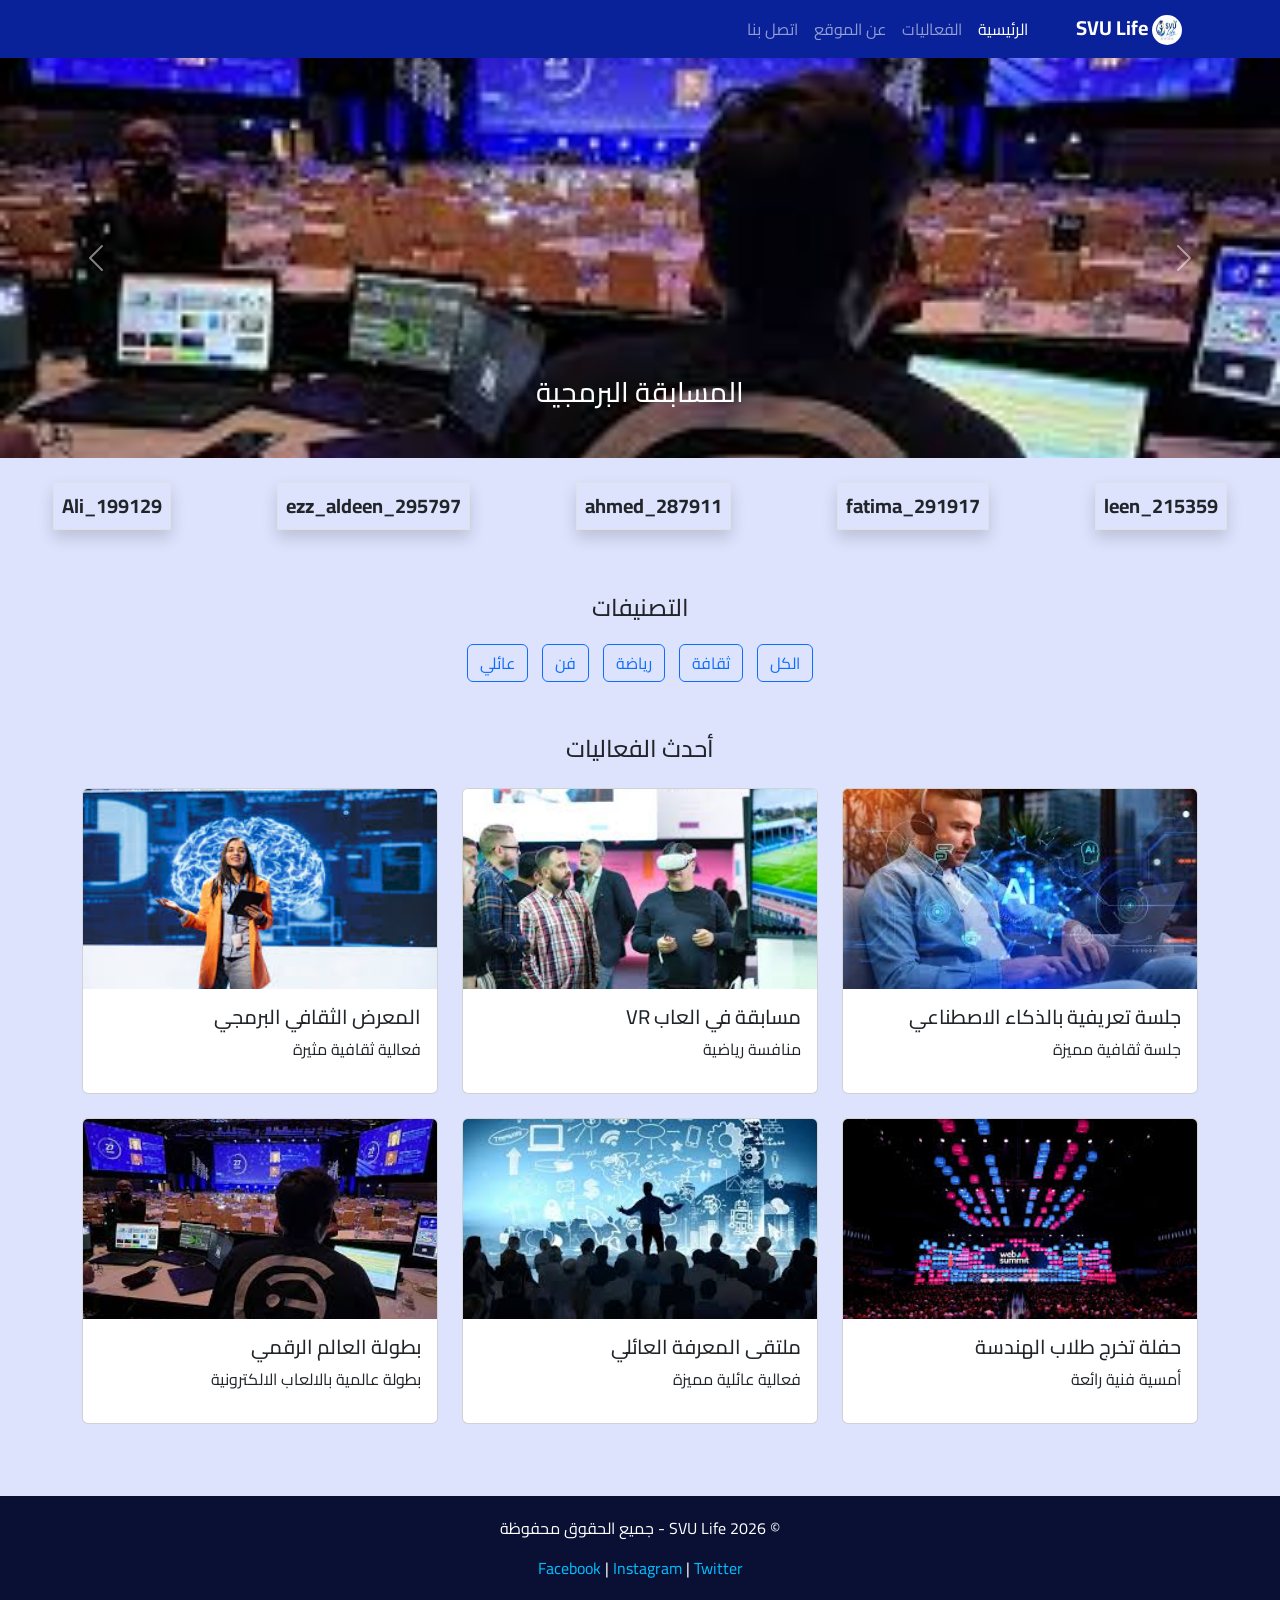
<file: index.html>
<!DOCTYPE html>
<html lang="ar" dir="rtl">

<head>
    <meta charset="UTF-8">
    <meta name="viewport" content="width=device-width, initial-scale=1.0">

    <title>SVU Life</title>

    <!-- Bootstrap -->
    <link href="https://cdn.jsdelivr.net/npm/bootstrap@5.3.0/dist/css/bootstrap.min.css" rel="stylesheet">
    <!-- Font Awesome -->
    <link rel="stylesheet" href="https://cdnjs.cloudflare.com/ajax/libs/font-awesome/5.15.4/css/all.min.css">

    <link rel="stylesheet" href="assets/css/style.css">

    <!-- Font -->
    <link href="https://fonts.googleapis.com/css2?family=Cairo&display=swap" rel="stylesheet">

    <style></style>

</head>

<body>

    <!-- Navbar -->
    <nav class="navbar navbar-expand-lg navbar-dark">
        <div class="container">

            <a class="navbar-brand fw-bold" href="index.html">
                <img src="assets/img/logo.png" alt="SVU Life Logo" width="30" height="30" class="rounded-circle"> SVU
                Life
            </a>

            <button class="navbar-toggler" data-bs-toggle="collapse" data-bs-target="#nav">
                <span class="navbar-toggler-icon"></span>
            </button>

            <div class="collapse navbar-collapse" id="nav">
                <ul class="navbar-nav ms-auto">

                    <li class="nav-item"><a class="nav-link active" href="index.html">الرئيسية</a></li>
                    <li class="nav-item"><a class="nav-link" href="events.html">الفعاليات</a></li>
                    <li class="nav-item"><a class="nav-link" href="about.html">عن الموقع</a></li>
                    <li class="nav-item"><a class="nav-link" href="contact.html">اتصل بنا</a></li>

                </ul>
            </div>

        </div>
    </nav>

    <main class="flex-grow-1">

        <!-- Section 1 -->
        <div id="carouselExample" class="carousel slide" data-bs-ride="carousel">

            <div class="carousel-inner">

                <div class="carousel-item active">
                    <img src="assets/img/sport/f_event.jpg" class="d-block w-100 hero-img">
                    <div class="carousel-caption">
                        <h3> المسابقة البرمجية</h3>
                    </div>
                </div>

                <div class="carousel-item">
                    <img src="assets/img/culture/f_event.jpg" class="d-block w-100 hero-img">
                    <div class="carousel-caption">
                        <h3> المعرض الثقافي البرمجي</h3>
                    </div>
                </div>

                <div class="carousel-item">
                    <img src="assets/img/family/f_event.jpg" class="d-block w-100 hero-img">
                    <div class="carousel-caption">
                        <h3> ملتقى المعرفة العائلي</h3>
                    </div>
                </div>

            </div>

            <button class="carousel-control-prev" data-bs-target="#carouselExample" data-bs-slide="prev">
                <span class="carousel-control-prev-icon"></span>
            </button>

            <button class="carousel-control-next" data-bs-target="#carouselExample" data-bs-slide="next">
                <span class="carousel-control-next-icon"></span>
            </button>

        </div>

        <div class="d-flex justify-content-around my-4 flex-wrap">
            <p class="fw-bold fs-5 border shadow p-2">leen_215359</p>
            <p class="fw-bold fs-5 border shadow p-2">fatima_291917</p>
            <p class="fw-bold fs-5 border shadow p-2">ahmed_287911</p>
            <p class="fw-bold fs-5 border shadow p-2">ezz_aldeen_295797</p>
            <p class="fw-bold fs-5 border shadow p-2">Ali_199129</p>
        </div>

        <!-- Section 2 -->
        <div class="container text-center my-5">
            <h4 class="mb-3">التصنيفات</h4>

            <button class="btn btn-outline-primary category-btn" onclick="indexCategory('all')">الكل</button>
            <button class="btn btn-outline-primary category-btn" onclick="indexCategory('culture')">ثقافة</button>
            <button class="btn btn-outline-primary category-btn" onclick="indexCategory('sports')">رياضة</button>
            <button class="btn btn-outline-primary category-btn" onclick="indexCategory('art')">فن</button>
            <button class="btn btn-outline-primary category-btn" onclick="indexCategory('family')">عائلي</button>
        </div>

        <!-- Section 3 -->
        <div class="container">
            <h4 class="text-center mb-4">أحدث الفعاليات</h4>

            <div class="row">

                <!-- Event -->


                <div class="col-md-4 mb-4 event-card culture">
                    <a href="event.html#culture_2">
                        <div class="card hov">
                            <img src="assets/img/culture/s_event.jpg" class="card-img-top">
                            <div class="card-body">
                                <h5> جلسة تعريفية بالذكاء الاصطناعي</h5>
                                <p>جلسة ثقافية مميزة</p>
                            </div>
                        </div>
                    </a>
                </div>



                <div class="col-md-4 mb-4 event-card sports">
                    <a href="event.html#sport_2">
                        <div class="card hov">
                            <img src="assets/img/sport/s_event.jpg" class="card-img-top">
                            <div class="card-body">
                                <h5> مسابقة في العاب VR</h5>
                                <p>منافسة رياضية</p>
                            </div>
                        </div>
                    </a>
                </div>



                <div class="col-md-4 mb-4 event-card culture">
                    <a href="event.html#culture_1">
                        <div class="card hov">
                            <img src="assets/img/culture/f_event.jpg" class="card-img-top">
                            <div class="card-body">
                                <h5> المعرض الثقافي البرمجي</h5>
                                <p>فعالية ثقافية مثيرة</p>
                            </div>
                        </div>
                    </a>
                </div>



                <div class="col-md-4 mb-4 event-card art">
                    <a href="event.html#art_1">
                        <div class="card hov">
                            <img src="assets/img/art/f_event.jpg" class="card-img-top">
                            <div class="card-body">
                                <h5> حفلة تخرج طلاب الهندسة</h5>
                                <p>أمسية فنية رائعة</p>
                            </div>
                        </div>
                    </a>
                </div>



                <div class="col-md-4 mb-4 event-card family">
                    <a href="event.html#family_1">
                        <div class="card hov">
                            <img src="assets/img/family/f_event.jpg" class="card-img-top">
                            <div class="card-body">
                                <h5> ملتقى المعرفة العائلي</h5>
                                <p>فعالية عائلية مميزة</p>
                            </div>
                        </div>
                    </a>
                </div>


                <div class="col-md-4 mb-4 event-card sports">
                    <a href="event.html#sport_1">
                        <div class="card hov">
                            <img src="assets/img/sport/f_event.jpg" class="card-img-top">
                            <div class="card-body">
                                <h5>بطولة العالم الرقمي </h5>
                                <p>بطولة عالمية بالالعاب الالكترونية </p>
                            </div>
                        </div>
                    </a>
                </div>
            </div>


        </div>

    </main>
    <!-- Footer -->
    <footer class="text-center mt-5">
        <div class="container">

            <p>&copy; 2026 SVU Life - جميع الحقوق محفوظة</p>

            <div>
                <a href="https://www.facebook.com" target="_blank">Facebook</a> |
                <a href="https://www.instagram.com" target="_blank">Instagram</a> |
                <a href="https://www.twitter.com" target="_blank">Twitter</a>
            </div>

        </div>
    </footer>



    <button onclick="scrollToTop()" id="topBtn" class="btn btn-primary">
        <i class="fas fa-arrow-up"></i>
    </button>


    <!-- JS -->
    <script src="https://cdn.jsdelivr.net/npm/bootstrap@5.3.0/dist/js/bootstrap.bundle.min.js"></script>

    <script src="assets/js/main.js"></script>

    <script>

    </script>

</body>

</html>
</file>
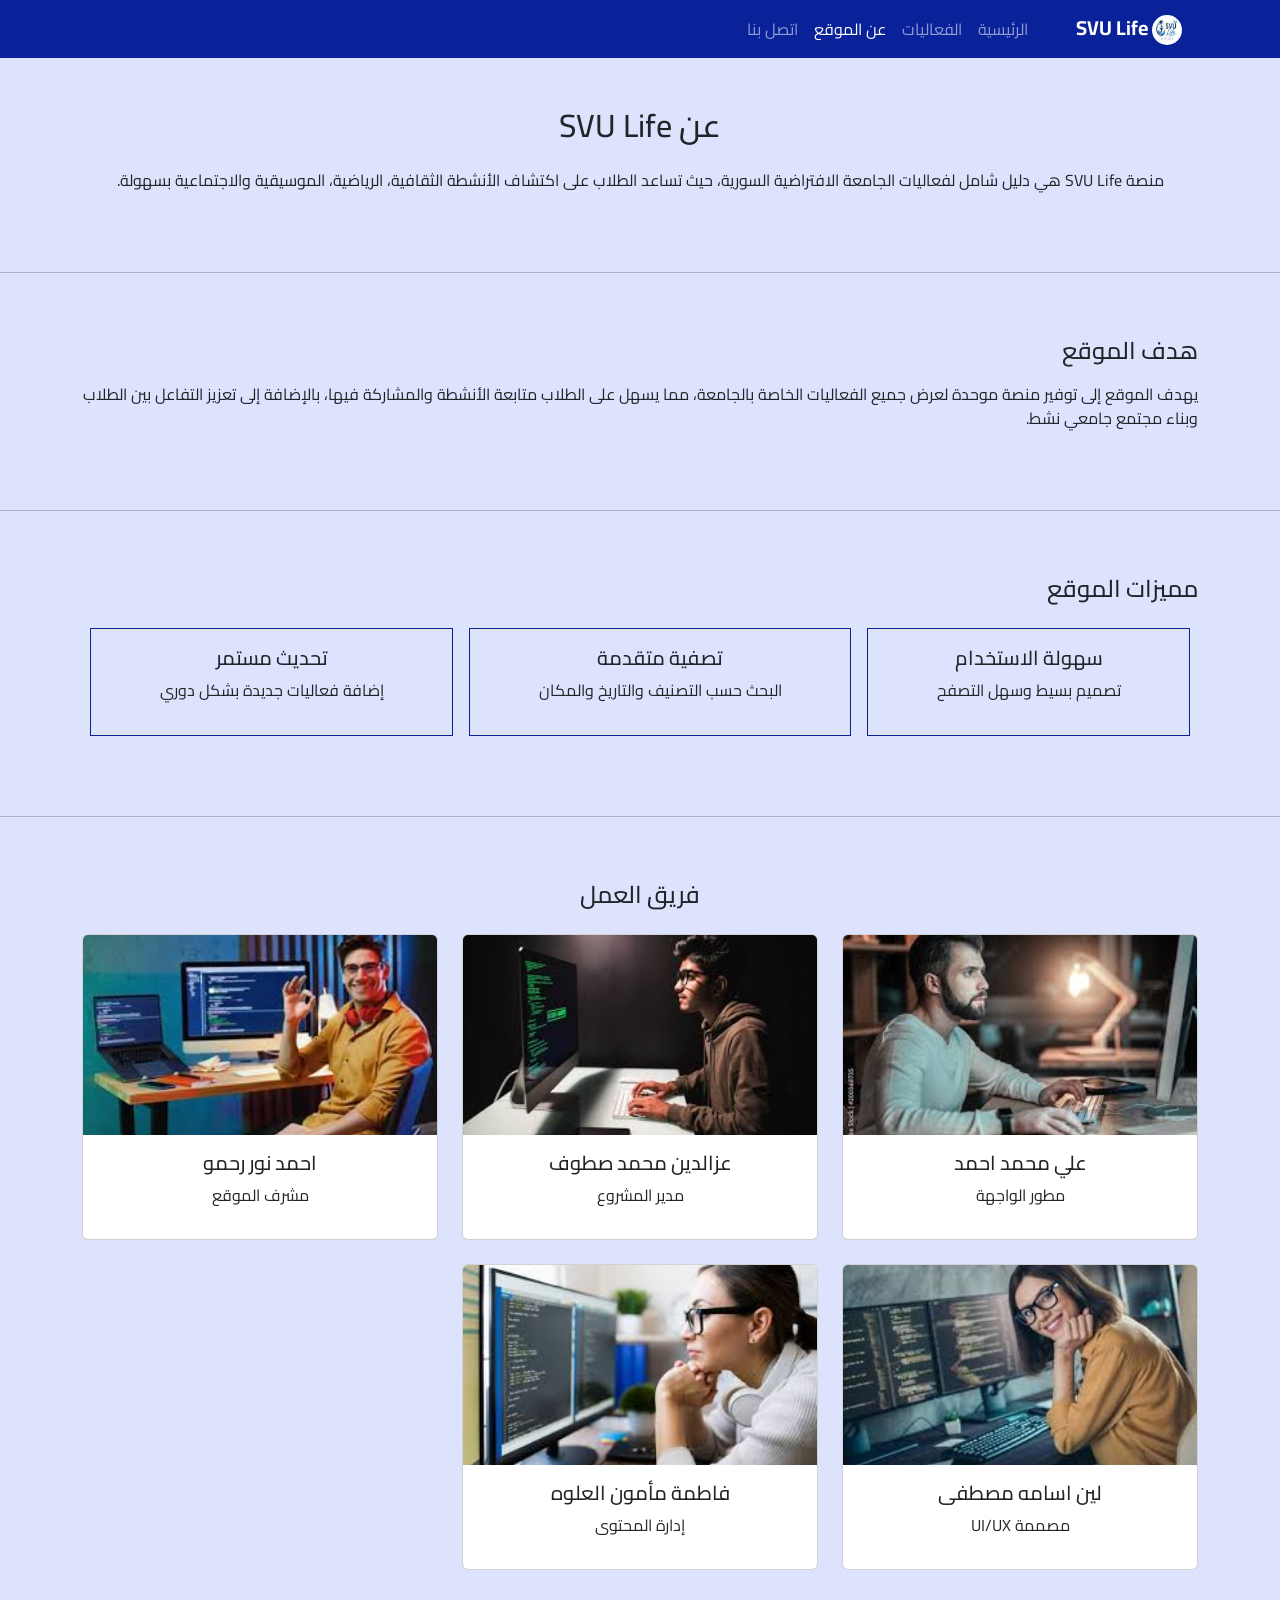
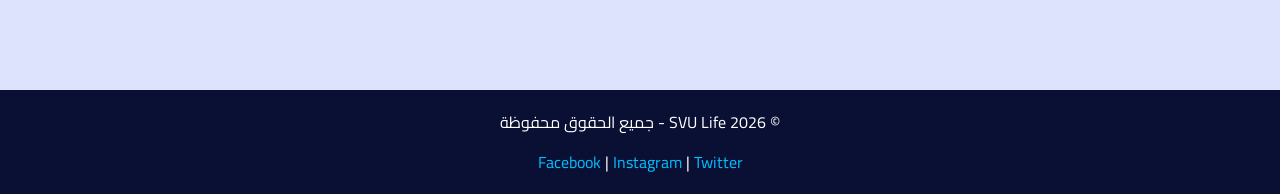
<file: about.html>
<!DOCTYPE html>
<html lang="ar" dir="rtl">

<head>
    <meta charset="UTF-8">
    <meta name="viewport" content="width=device-width, initial-scale=1.0">

    <title>عن الموقع | SVU Life</title>

    <!-- Bootstrap -->
    <link href="https://cdn.jsdelivr.net/npm/bootstrap@5.3.0/dist/css/bootstrap.min.css" rel="stylesheet">
    <!-- Font Awesome -->
    <link rel="stylesheet" href="https://cdnjs.cloudflare.com/ajax/libs/font-awesome/5.15.4/css/all.min.css">

    <link rel="stylesheet" href="assets/css/style.css">

    <!-- Font -->
    <link href="https://fonts.googleapis.com/css2?family=Cairo&display=swap" rel="stylesheet">

    <style>

    </style>
</head>

<body>

    <!-- Navbar -->
    <nav class="navbar navbar-expand-lg navbar-dark">
        <div class="container">

            <a class="navbar-brand fw-bold" href="index.html">
                <img src="assets/img/logo.png" alt="SVU Life Logo" width="30" height="30" class="rounded-circle"> SVU
                Life
            </a>

            <button class="navbar-toggler" data-bs-toggle="collapse" data-bs-target="#nav">
                <span class="navbar-toggler-icon"></span>
            </button>

            <div class="collapse navbar-collapse" id="nav">
                <ul class="navbar-nav ms-auto">

                    <li class="nav-item"><a class="nav-link" href="index.html">الرئيسية</a></li>
                    <li class="nav-item"><a class="nav-link" href="events.html">الفعاليات</a></li>
                    <li class="nav-item"><a class="nav-link active" href="index.html">عن الموقع</a></li>
                    <li class="nav-item"><a class="nav-link" href="contact.html">اتصل بنا</a></li>

                </ul>
            </div>

        </div>
    </nav>

    <!-- About Section -->
    <div class="container my-5">

        <h2 class="text-center mb-4">عن SVU Life</h2>

        <p class="text-center">
            منصة SVU Life هي دليل شامل لفعاليات الجامعة الافتراضية السورية،
            حيث تساعد الطلاب على اكتشاف الأنشطة الثقافية، الرياضية، الموسيقية
            والاجتماعية بسهولة.
        </p>

    </div>

    <hr class="bg-dark" style="height: 2px;">

    <!-- Goals -->
    <div class="container my-5">

        <h4 class="mb-3">هدف الموقع</h4>

        <p>
            يهدف الموقع إلى توفير منصة موحدة لعرض جميع الفعاليات الخاصة بالجامعة،
            مما يسهل على الطلاب متابعة الأنشطة والمشاركة فيها، بالإضافة إلى تعزيز
            التفاعل بين الطلاب وبناء مجتمع جامعي نشط.
        </p>

    </div>

    <hr class="bg-dark" style="height: 2px;">

    <!-- Features -->
    <div class="container my-5">

        <h4 class="mb-4">مميزات الموقع</h4>

        <div class=" text-center d-flex justify-content-around flex-wrap">

            <div class="mb-3 card-about mx-2">
                <div class="p-3 border rounded">
                    <h5>سهولة الاستخدام</h5>
                    <p>تصميم بسيط وسهل التصفح</p>
                </div>
            </div>

            <div class="mb-3 card-about mx-2">
                <div class="p-3 border rounded">
                    <h5>تصفية متقدمة</h5>
                    <p>البحث حسب التصنيف والتاريخ والمكان</p>
                </div>
            </div>

            <div class="mb-3 card-about mx-2">
                <div class="p-3 border rounded">
                    <h5>تحديث مستمر</h5>
                    <p>إضافة فعاليات جديدة بشكل دوري</p>
                </div>
            </div>

        </div>

    </div>

    <hr class="bg-dark" style="height: 2px;">

    <!-- Team -->
    <div class="container my-5">

        <h4 class="text-center mb-4">فريق العمل</h4>

        <div class="row team">

            <div class="col-md-4 mb-4">
                <div class="card text-center hov">
                    <img src="assets/img/ali.jpg" class="card-img-top">
                    <div class="card-body">
                        <h5>علي محمد احمد</h5>
                        <p>مطور الواجهة</p>
                    </div>
                </div>
            </div>

            <div class="col-md-4 mb-4">
                <div class="card text-center hov">
                    <img src="assets/img/ezz.jpg" class="card-img-top">
                    <div class="card-body">
                        <h5>عزالدين محمد صطوف </h5>
                        <p>مدير المشروع</p>
                    </div>
                </div>
            </div>

            <div class="col-md-4 mb-4">
                <div class="card text-center hov">
                    <img src="assets/img/ahmed.jpg" class="card-img-top">
                    <div class="card-body">
                        <h5>احمد نور رحمو </h5>
                        <p>مشرف الموقع</p>
                    </div>
                </div>
            </div>

            <div class="col-md-4 mb-4">
                <div class="card text-center hov">
                    <img src="assets/img/leen.jpg" class="card-img-top">
                    <div class="card-body">
                        <h5>لين اسامه مصطفى</h5>
                        <p>مصممة UI/UX</p>
                    </div>
                </div>
            </div>

            <div class="col-md-4 mb-4">
                <div class="card text-center hov">
                    <img src="assets/img/fatema.jpg" class="card-img-top">
                    <div class="card-body">
                        <h5>فاطمة مأمون العلوه</h5>
                        <p>إدارة المحتوى</p>
                    </div>
                </div>
            </div>

        </div>

    </div>

    <!-- Footer -->
    <footer class="text-center mt-5">
        <div class="container">

            <p>&copy; 2026 SVU Life - جميع الحقوق محفوظة</p>

            <div>
                <a href="https://www.facebook.com" target="_blank">Facebook</a> |
                <a href="https://www.instagram.com" target="_blank">Instagram</a> |
                <a href="https://www.twitter.com" target="_blank">Twitter</a>
            </div>

        </div>
    </footer>

    <button onclick="scrollToTop()" id="topBtn" class="btn btn-primary">
        <i class="fas fa-arrow-up"></i>
    </button>

    <!-- Bootstrap JS -->
    <script src="https://cdn.jsdelivr.net/npm/bootstrap@5.3.0/dist/js/bootstrap.bundle.min.js"></script>

    <script src="assets/js/main.js"></script>

</body>

</html>
</file>
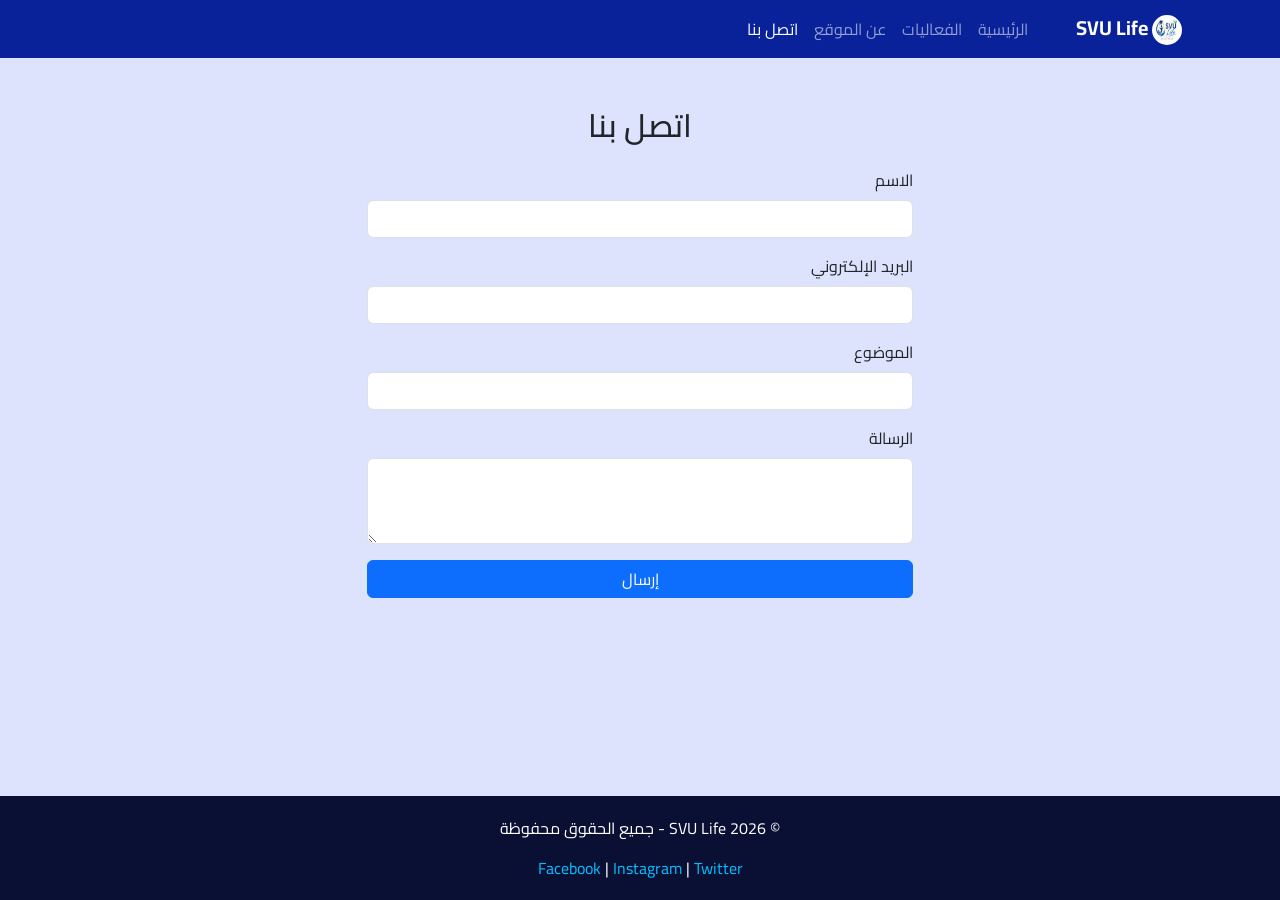
<file: contact.html>
<!DOCTYPE html>
<html lang="ar" dir="rtl">

<head>
    <meta charset="UTF-8">
    <meta name="viewport" content="width=device-width, initial-scale=1.0">

    <title>اتصل بنا | SVU Life</title>

    <!-- Bootstrap -->
    <link href="https://cdn.jsdelivr.net/npm/bootstrap@5.3.0/dist/css/bootstrap.min.css" rel="stylesheet">
    <!-- Font Awesome -->
    <link rel="stylesheet" href="https://cdnjs.cloudflare.com/ajax/libs/font-awesome/5.15.4/css/all.min.css">

    <link rel="stylesheet" href="assets/css/style.css">

    <!-- Font -->
    <link href="https://fonts.googleapis.com/css2?family=Cairo&display=swap" rel="stylesheet">

    <style>

    </style>
</head>

<body>
    <main class="flex-grow-1">
        <!-- Navbar -->
        <nav class="navbar navbar-expand-lg navbar-dark">
            <div class="container">

                <a class="navbar-brand fw-bold" href="index.html">
                    <img src="assets/img/logo.png" alt="SVU Life Logo" width="30" height="30" class="rounded-circle">
                    SVU
                    Life
                </a>

                <button class="navbar-toggler" data-bs-toggle="collapse" data-bs-target="#nav">
                    <span class="navbar-toggler-icon"></span>
                </button>

                <div class="collapse navbar-collapse" id="nav">
                    <ul class="navbar-nav ms-auto">

                        <li class="nav-item"><a class="nav-link" href="index.html">الرئيسية</a></li>
                        <li class="nav-item"><a class="nav-link" href="events.html">الفعاليات</a></li>
                        <li class="nav-item"><a class="nav-link" href="about.html">عن الموقع</a></li>
                        <li class="nav-item"><a class="nav-link active" href="contact.html">اتصل بنا</a></li>

                    </ul>
                </div>

            </div>
        </nav>

        <!-- Contact Form -->
        <div class="container my-5">

            <h2 class="text-center mb-4">اتصل بنا</h2>

            <!-- Success Alert -->
            <div id="successMessage" class="alert alert-success text-center d-none">
                تم إرسال الرسالة بنجاح
            </div>

            <div class="row">
                <div class="col-md-6 mx-auto">
                    <form id="contactForm">

                        <div class="mb-3">
                            <label class="form-label">الاسم</label>
                            <input type="text" class="form-control" id="name">
                            <small class="text-danger d-none" id="nameError">الرجاء إدخال الاسم</small>
                        </div>

                        <div class="mb-3">
                            <label class="form-label">البريد الإلكتروني</label>
                            <input type="email" class="form-control" id="email">
                            <small class="text-danger d-none" id="emailError">الرجاء إدخال بريد صحيح</small>
                        </div>

                        <div class="mb-3">
                            <label class="form-label">الموضوع</label>
                            <input type="text" class="form-control" id="subject">
                            <small class="text-danger d-none" id="subjectError">الرجاء إدخال الموضوع</small>
                        </div>

                        <div class="mb-3">
                            <label class="form-label">الرسالة</label>
                            <textarea class="form-control" rows="3" id="message"></textarea>
                            <small class="text-danger d-none" id="messageError">الرجاء إدخال الرسالة</small>
                        </div>

                        <button type="submit" class="btn btn-primary w-100">إرسال</button>

                    </form>
                </div>
            </div>
        </div>

    </main>
    <!-- Footer -->
    <footer class="text-center mt-5">
        <div class="container">

            <p>&copy; 2026 SVU Life - جميع الحقوق محفوظة</p>

            <div>
                <a href="https://www.facebook.com" target="_blank">Facebook</a> |
                <a href="https://www.instagram.com" target="_blank">Instagram</a> |
                <a href="https://www.twitter.com" target="_blank">Twitter</a>
            </div>

        </div>
    </footer>

    <button onclick="scrollToTop()" id="topBtn" class="btn btn-primary">
        <i class="fas fa-arrow-up"></i>
    </button>

    <!-- Bootstrap JS -->
    <script src="https://cdn.jsdelivr.net/npm/bootstrap@5.3.0/dist/js/bootstrap.bundle.min.js"></script>

    <script src="assets/js/main.js"></script>

    <script>
    </script>

</body>

</html>
</file>
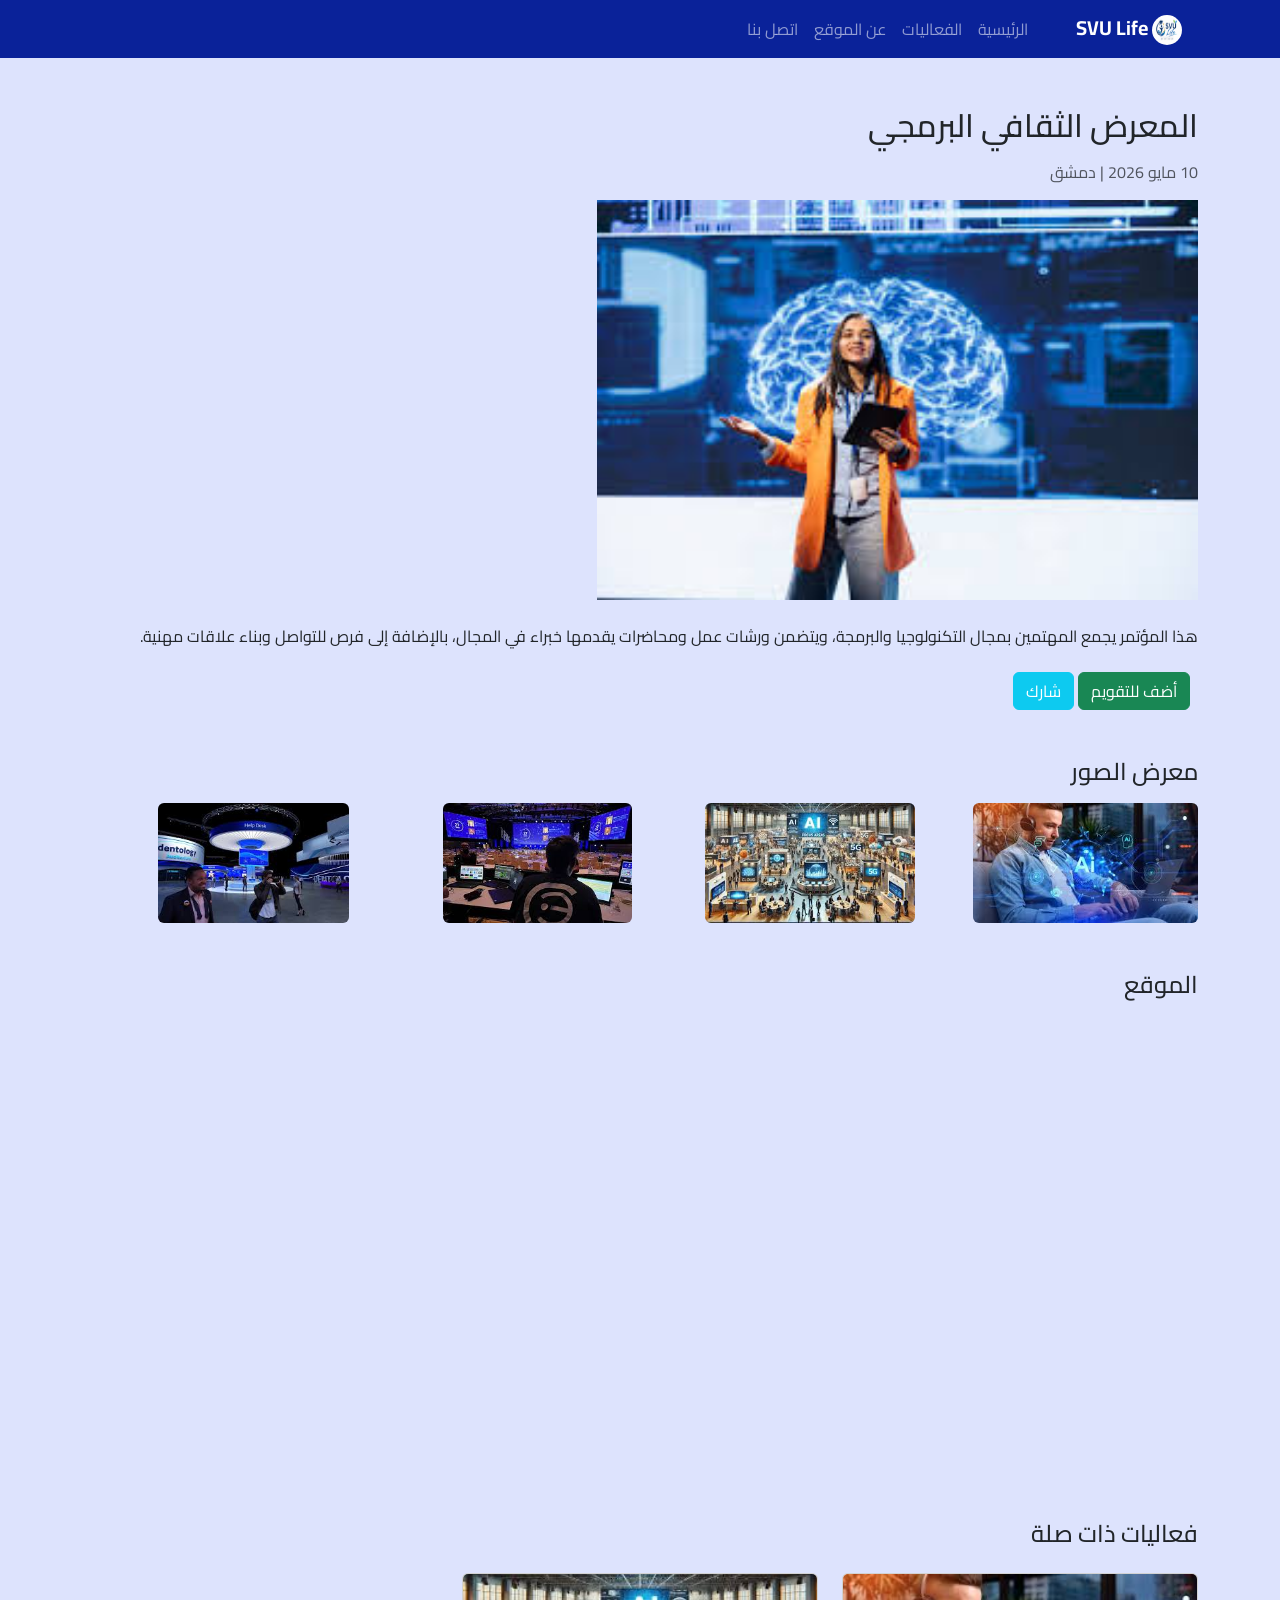
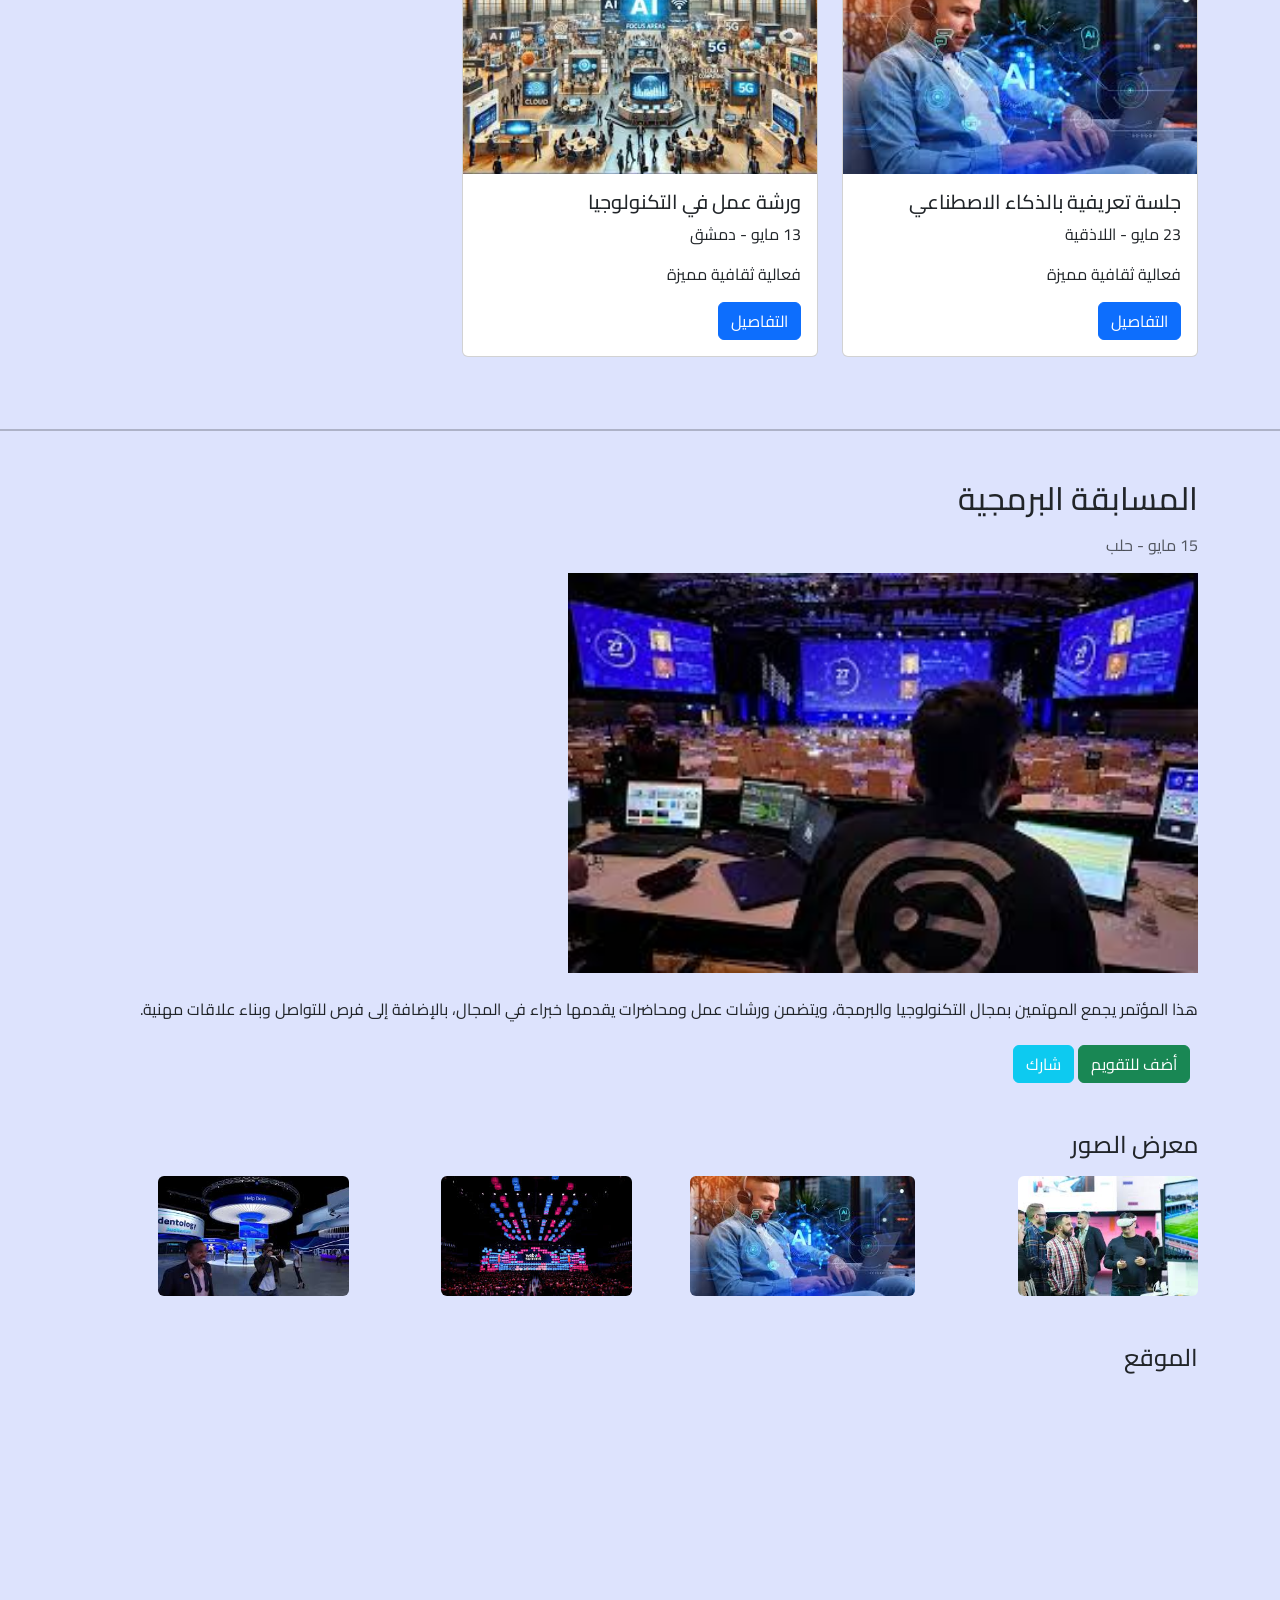
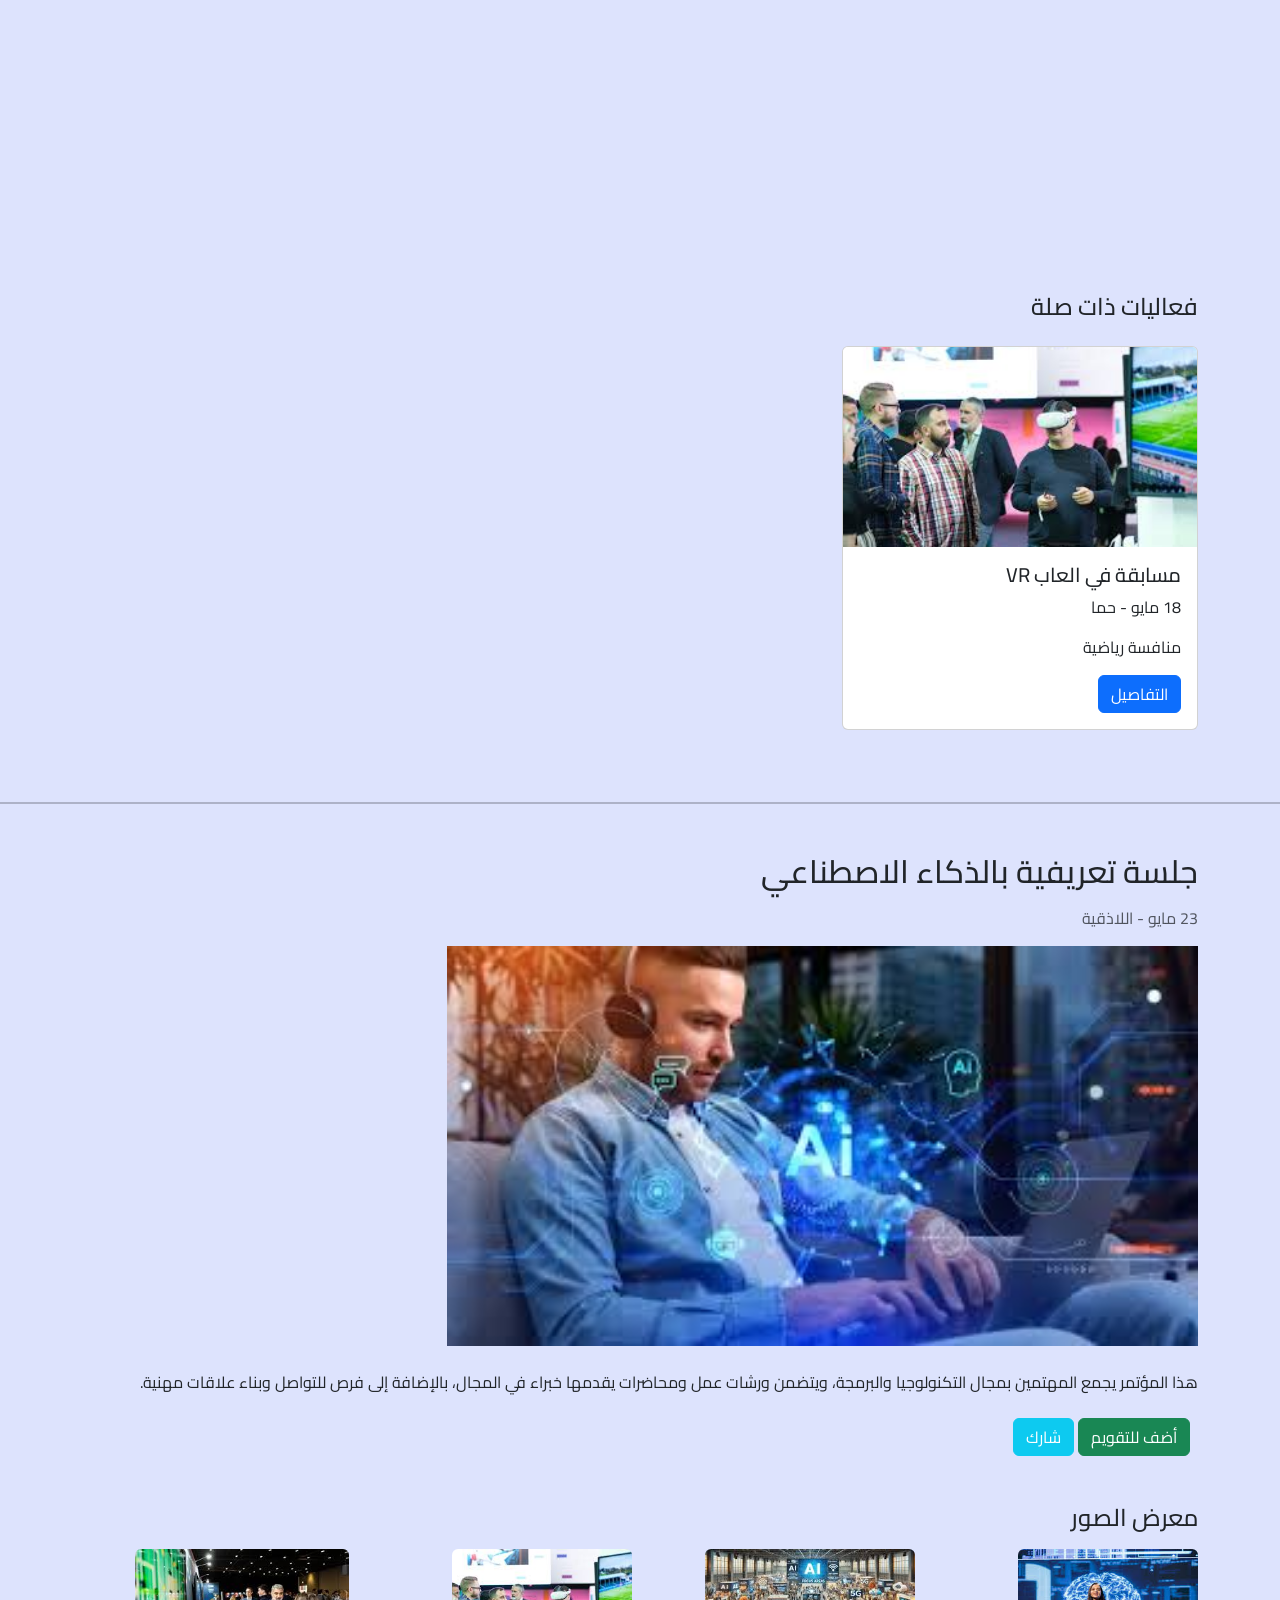
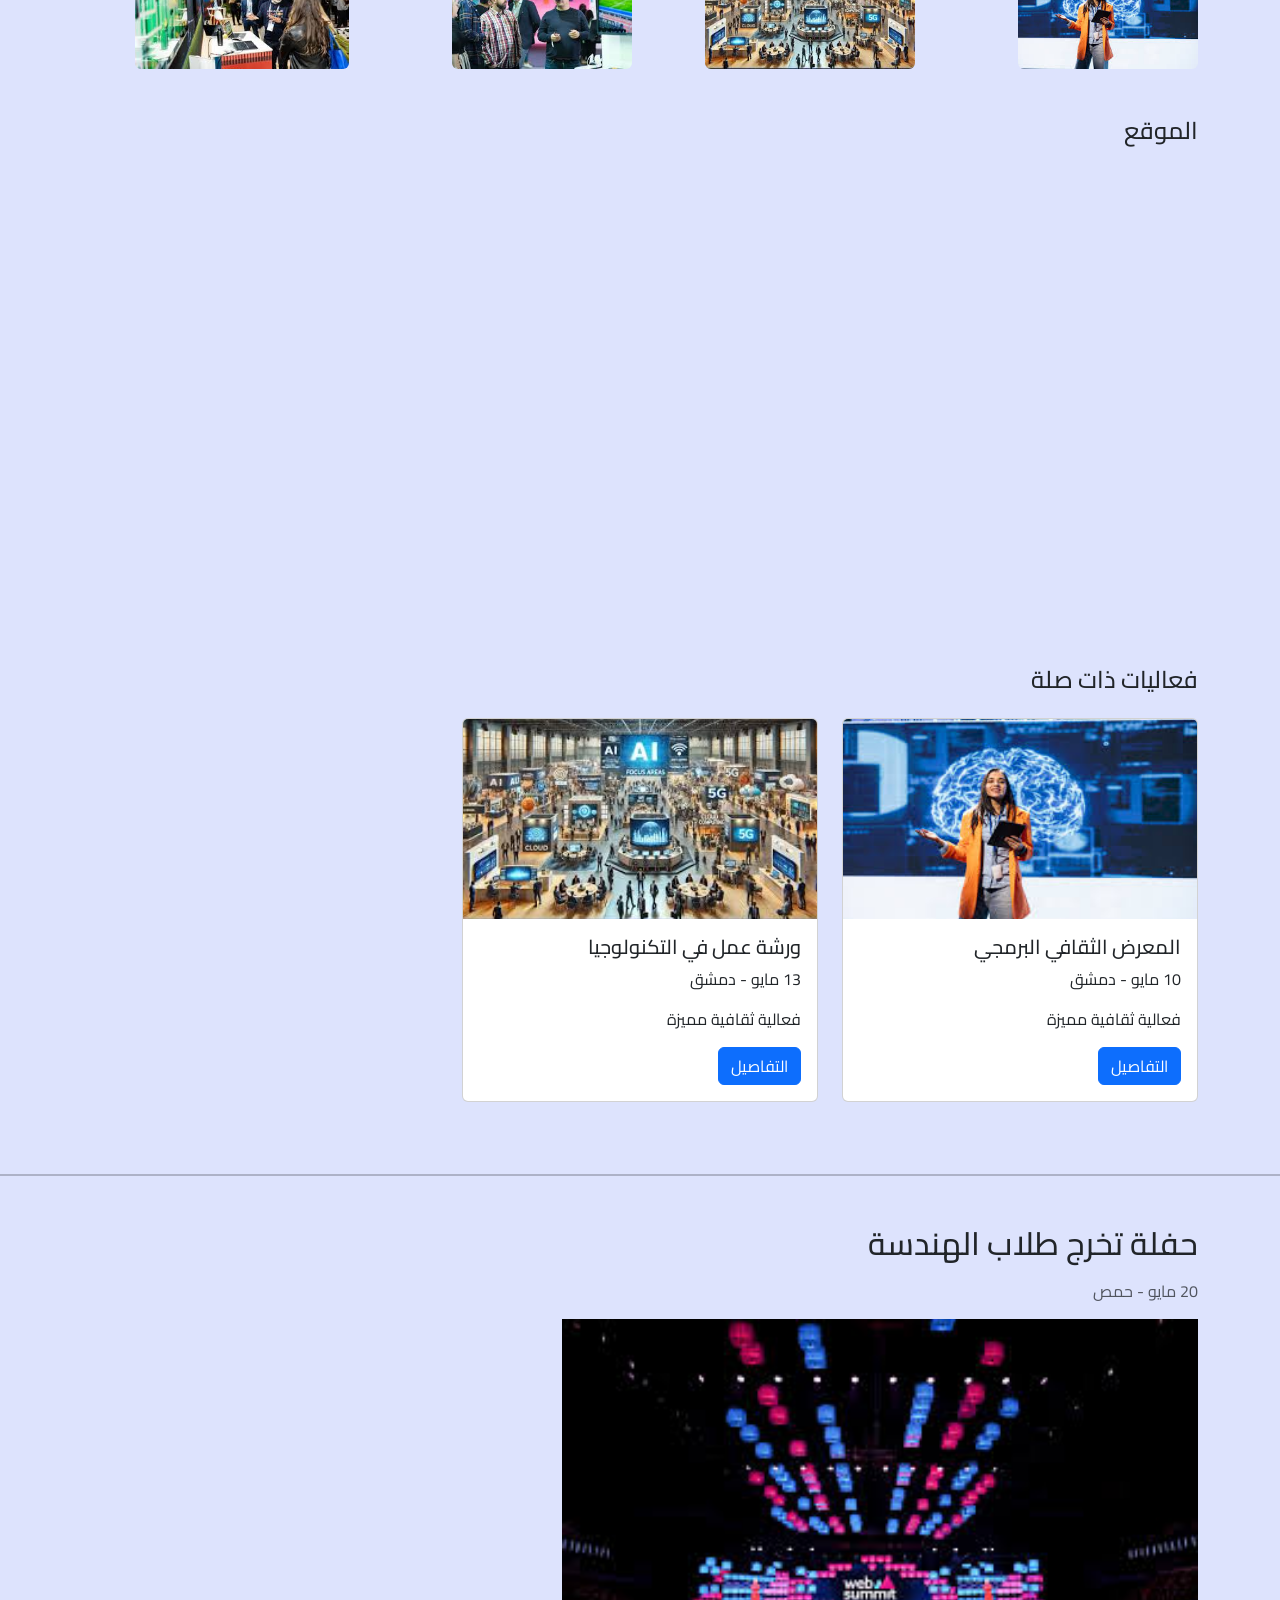
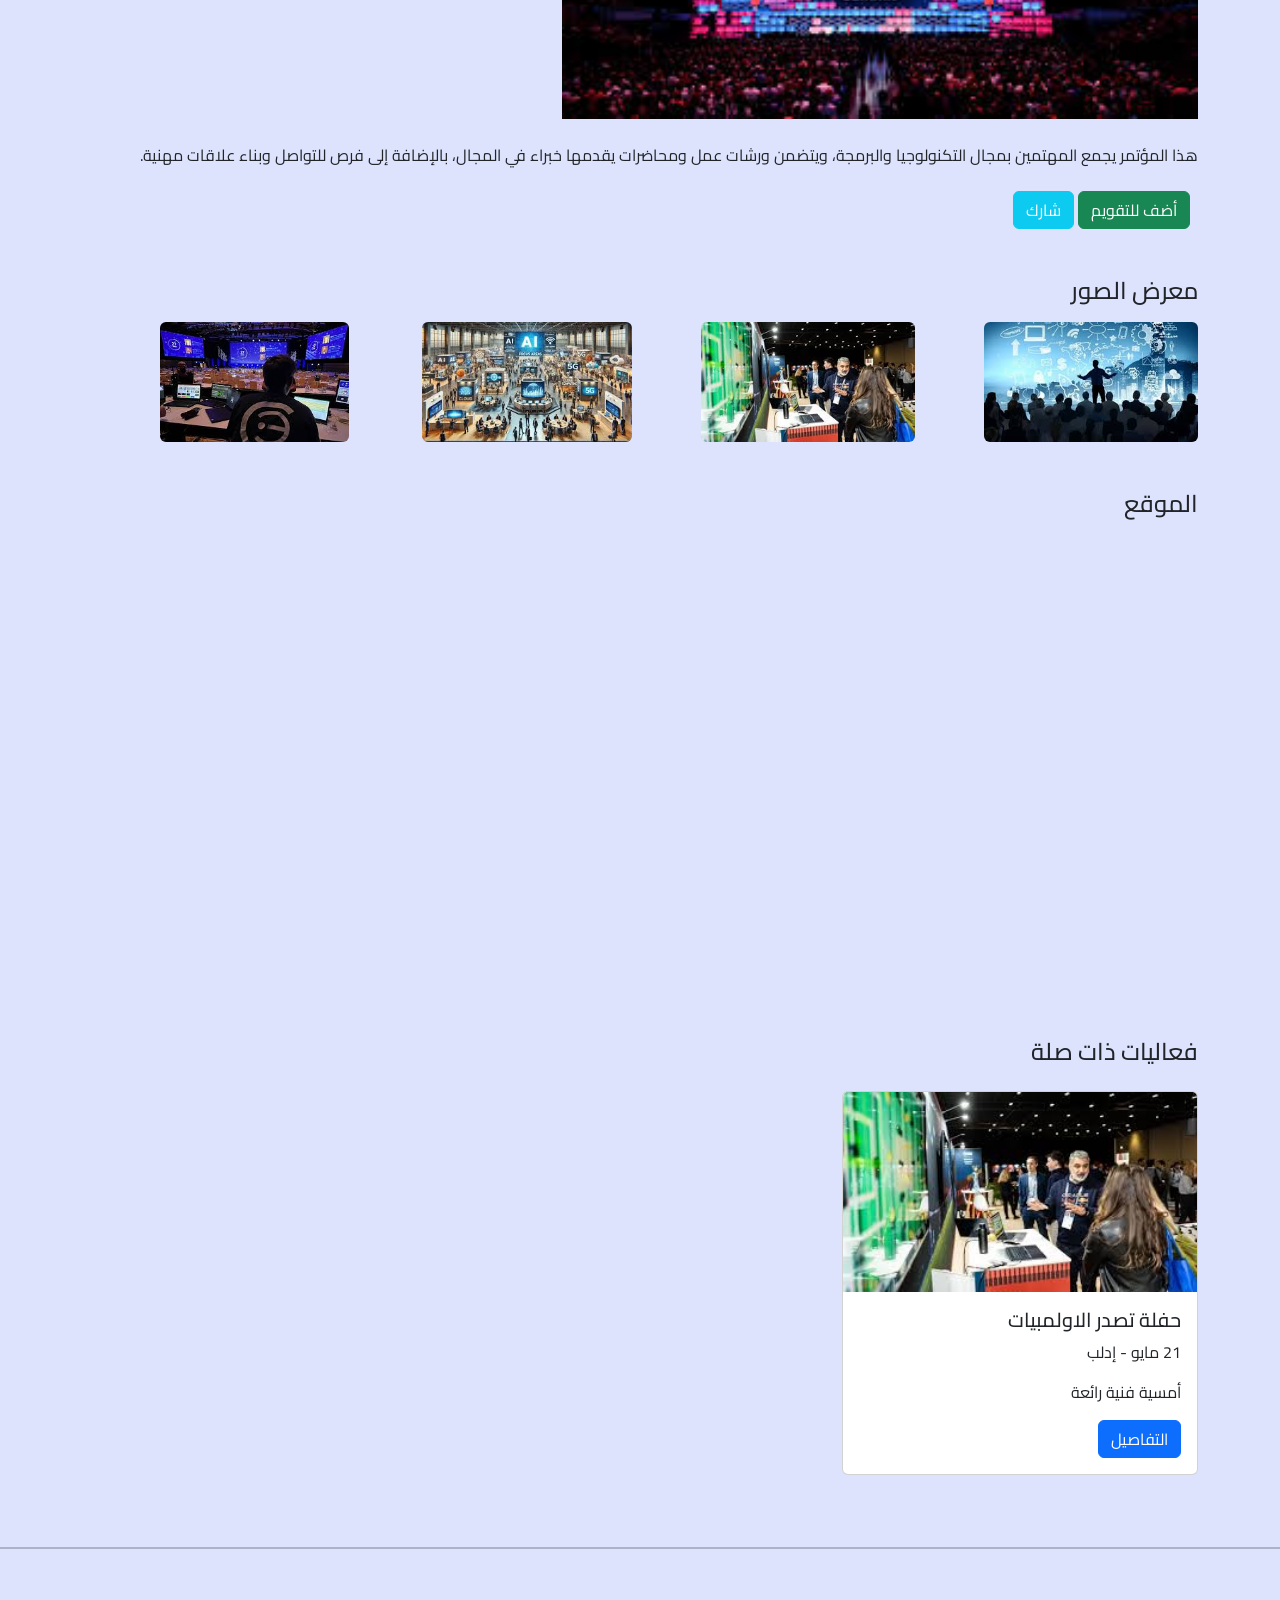
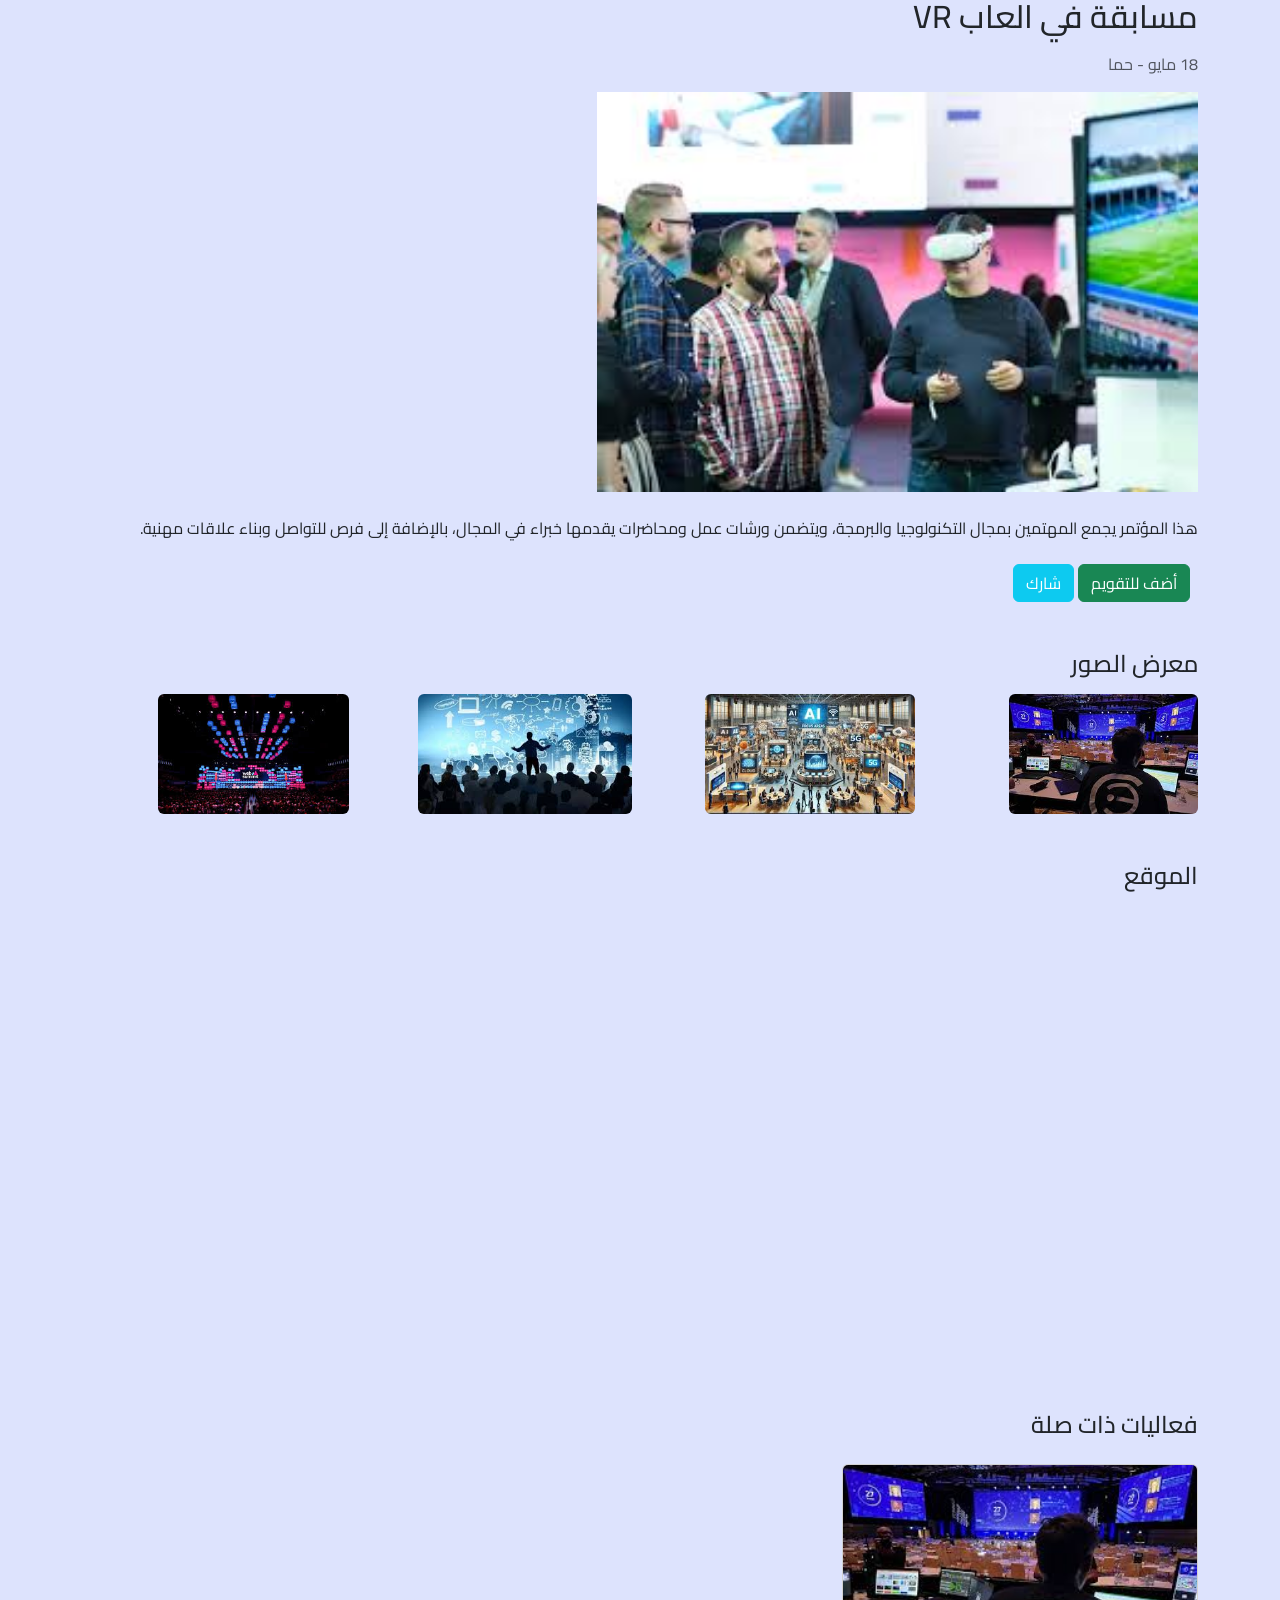
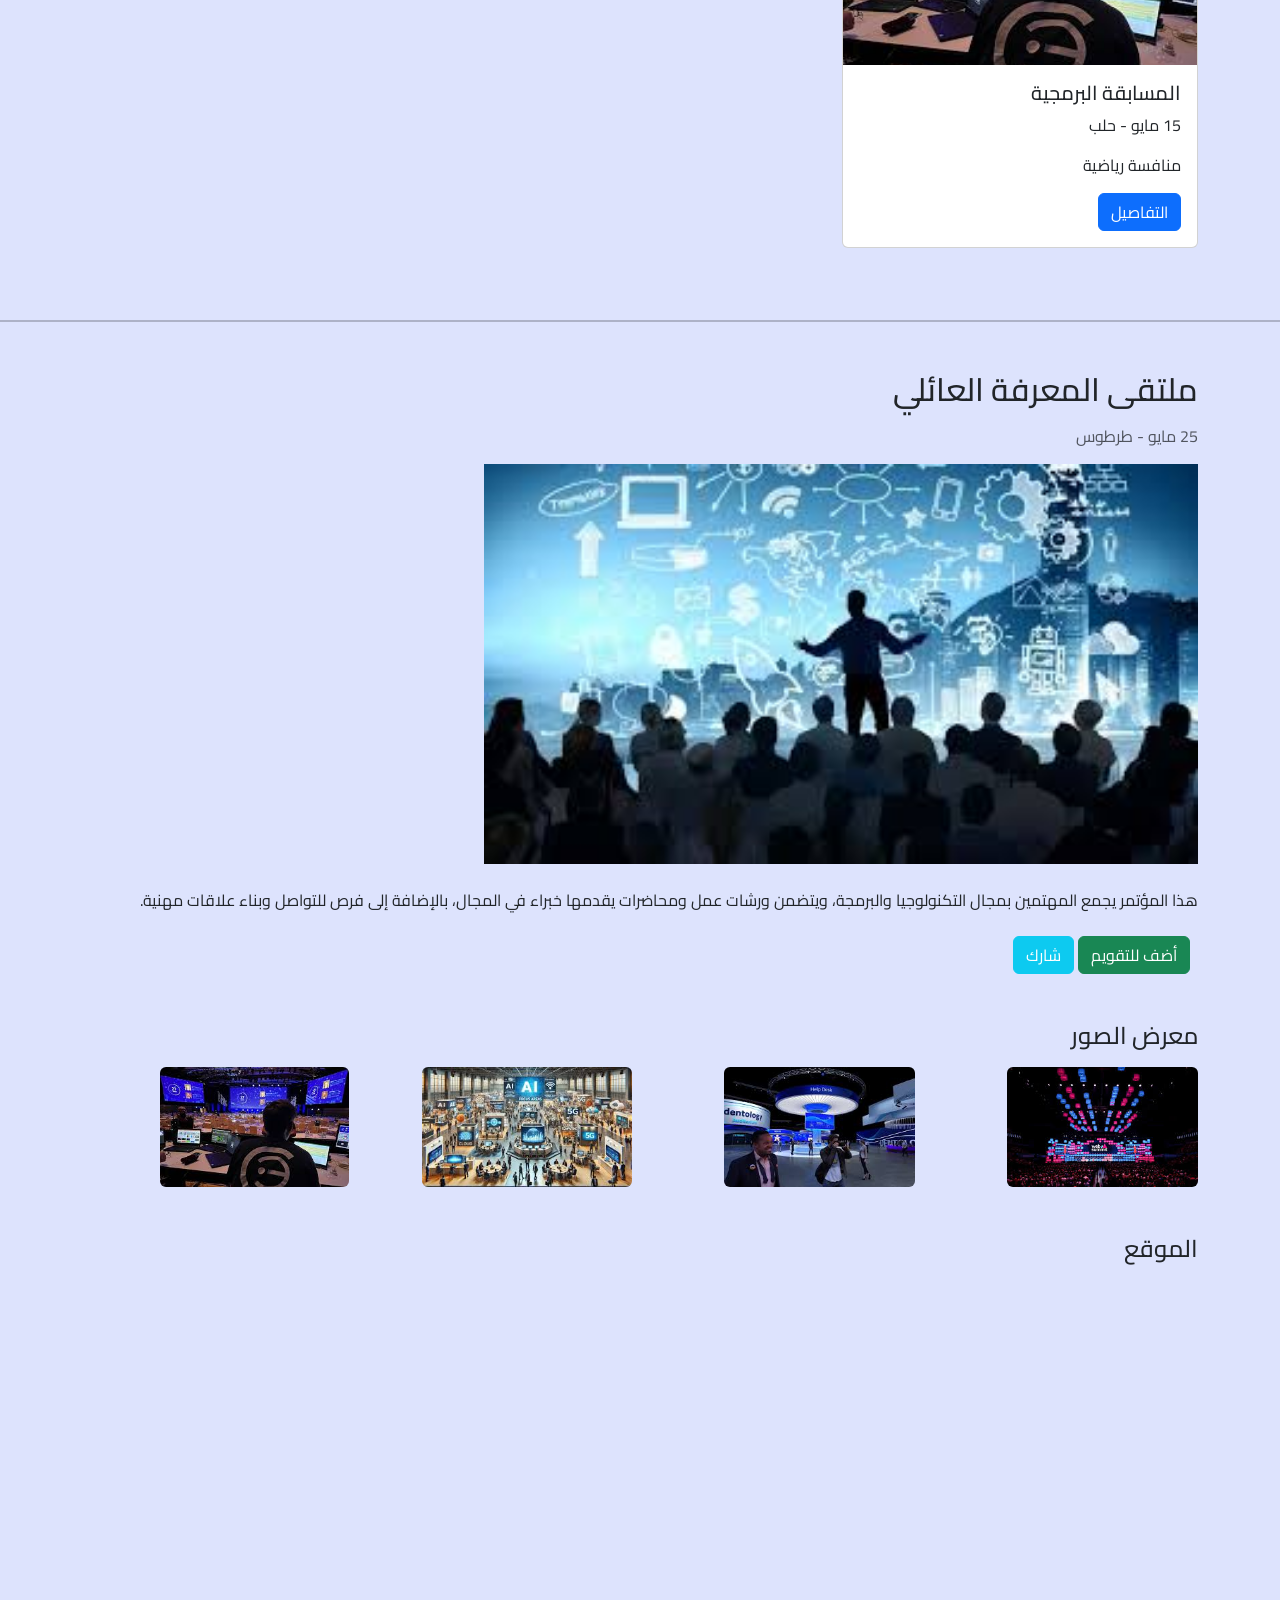
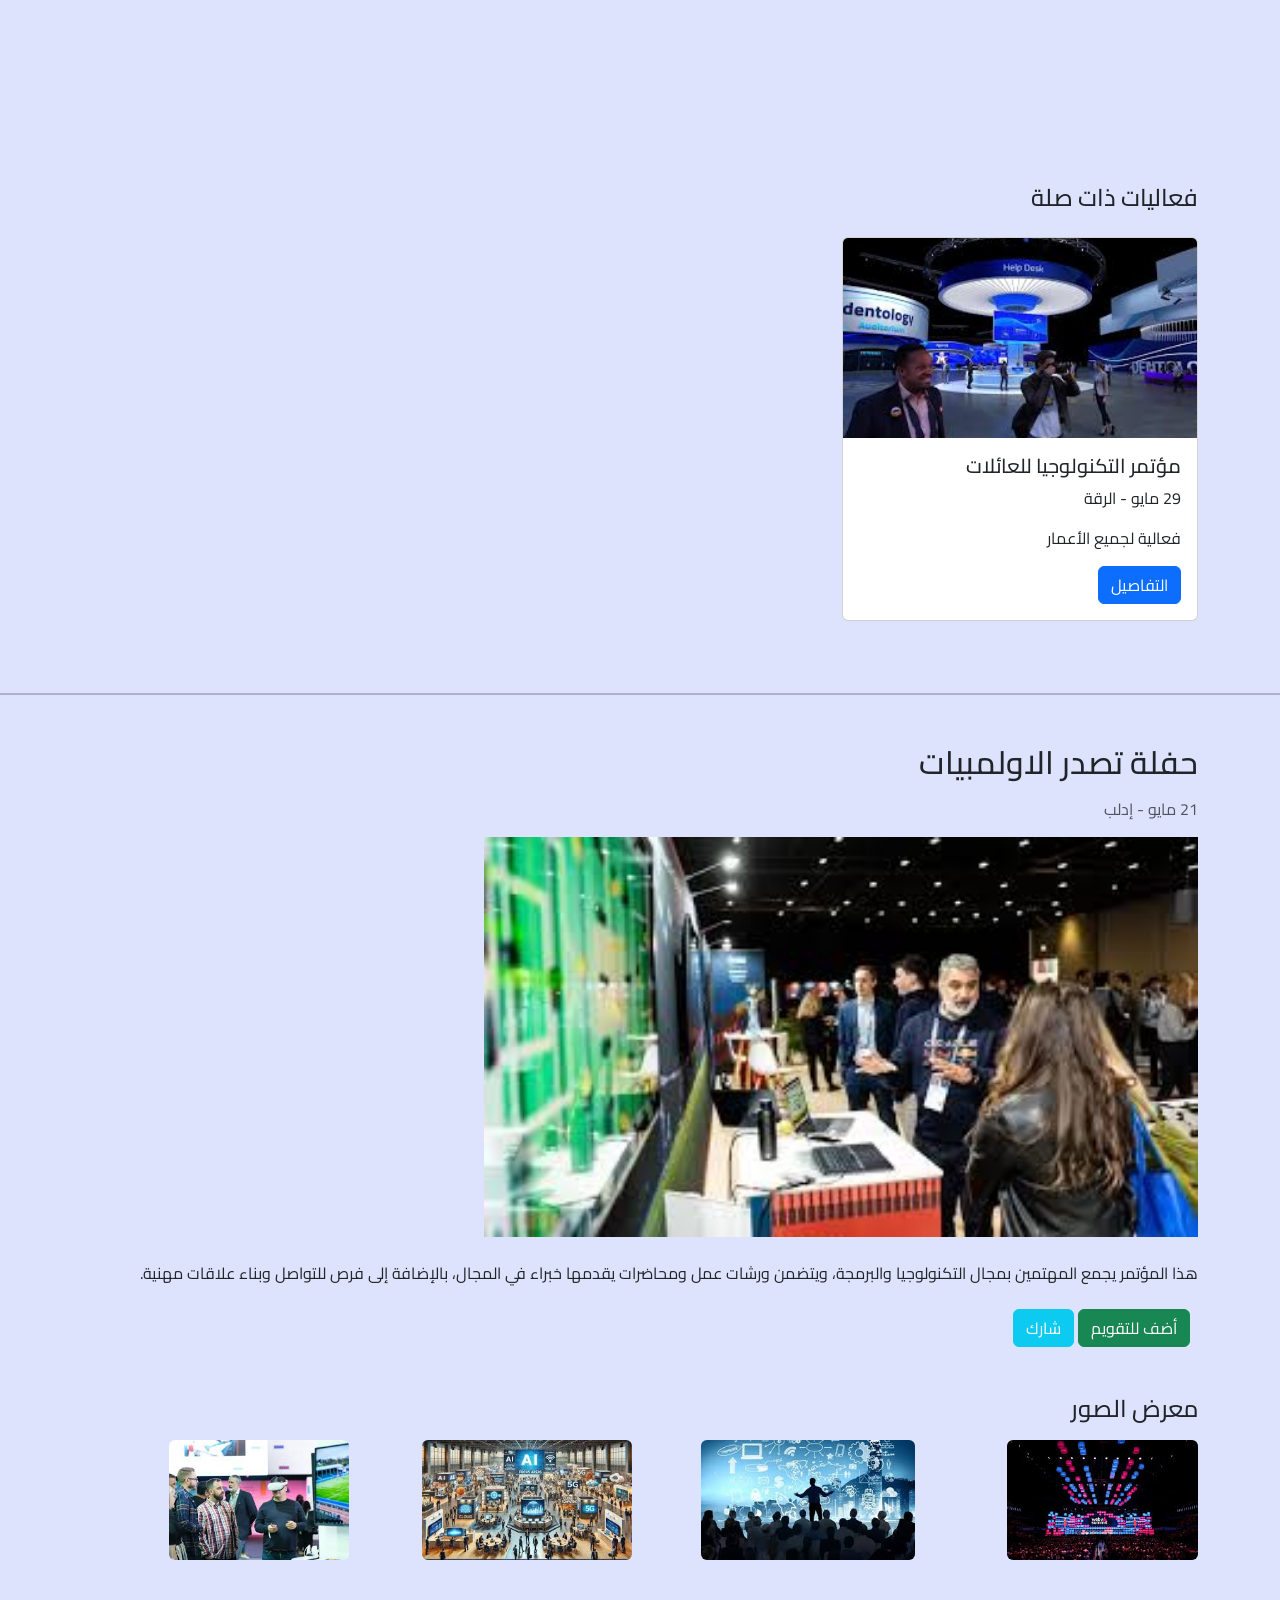
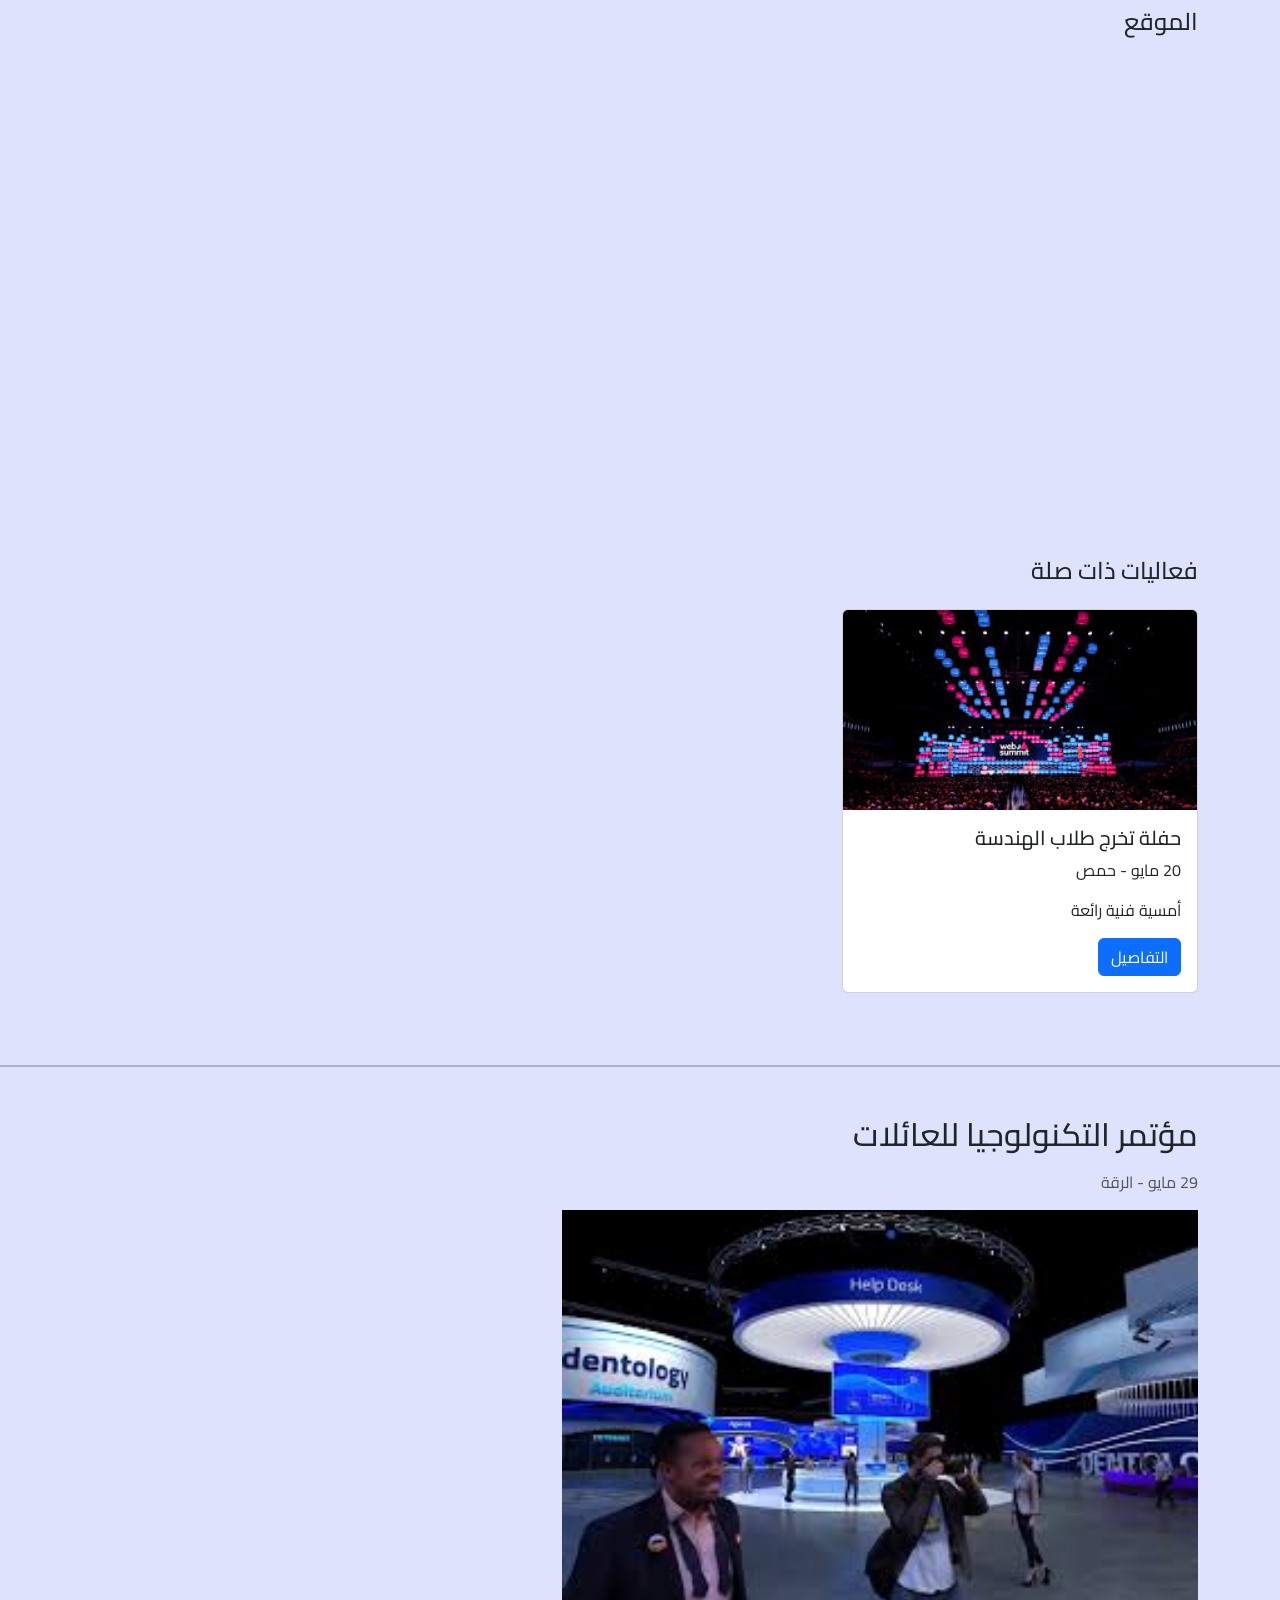
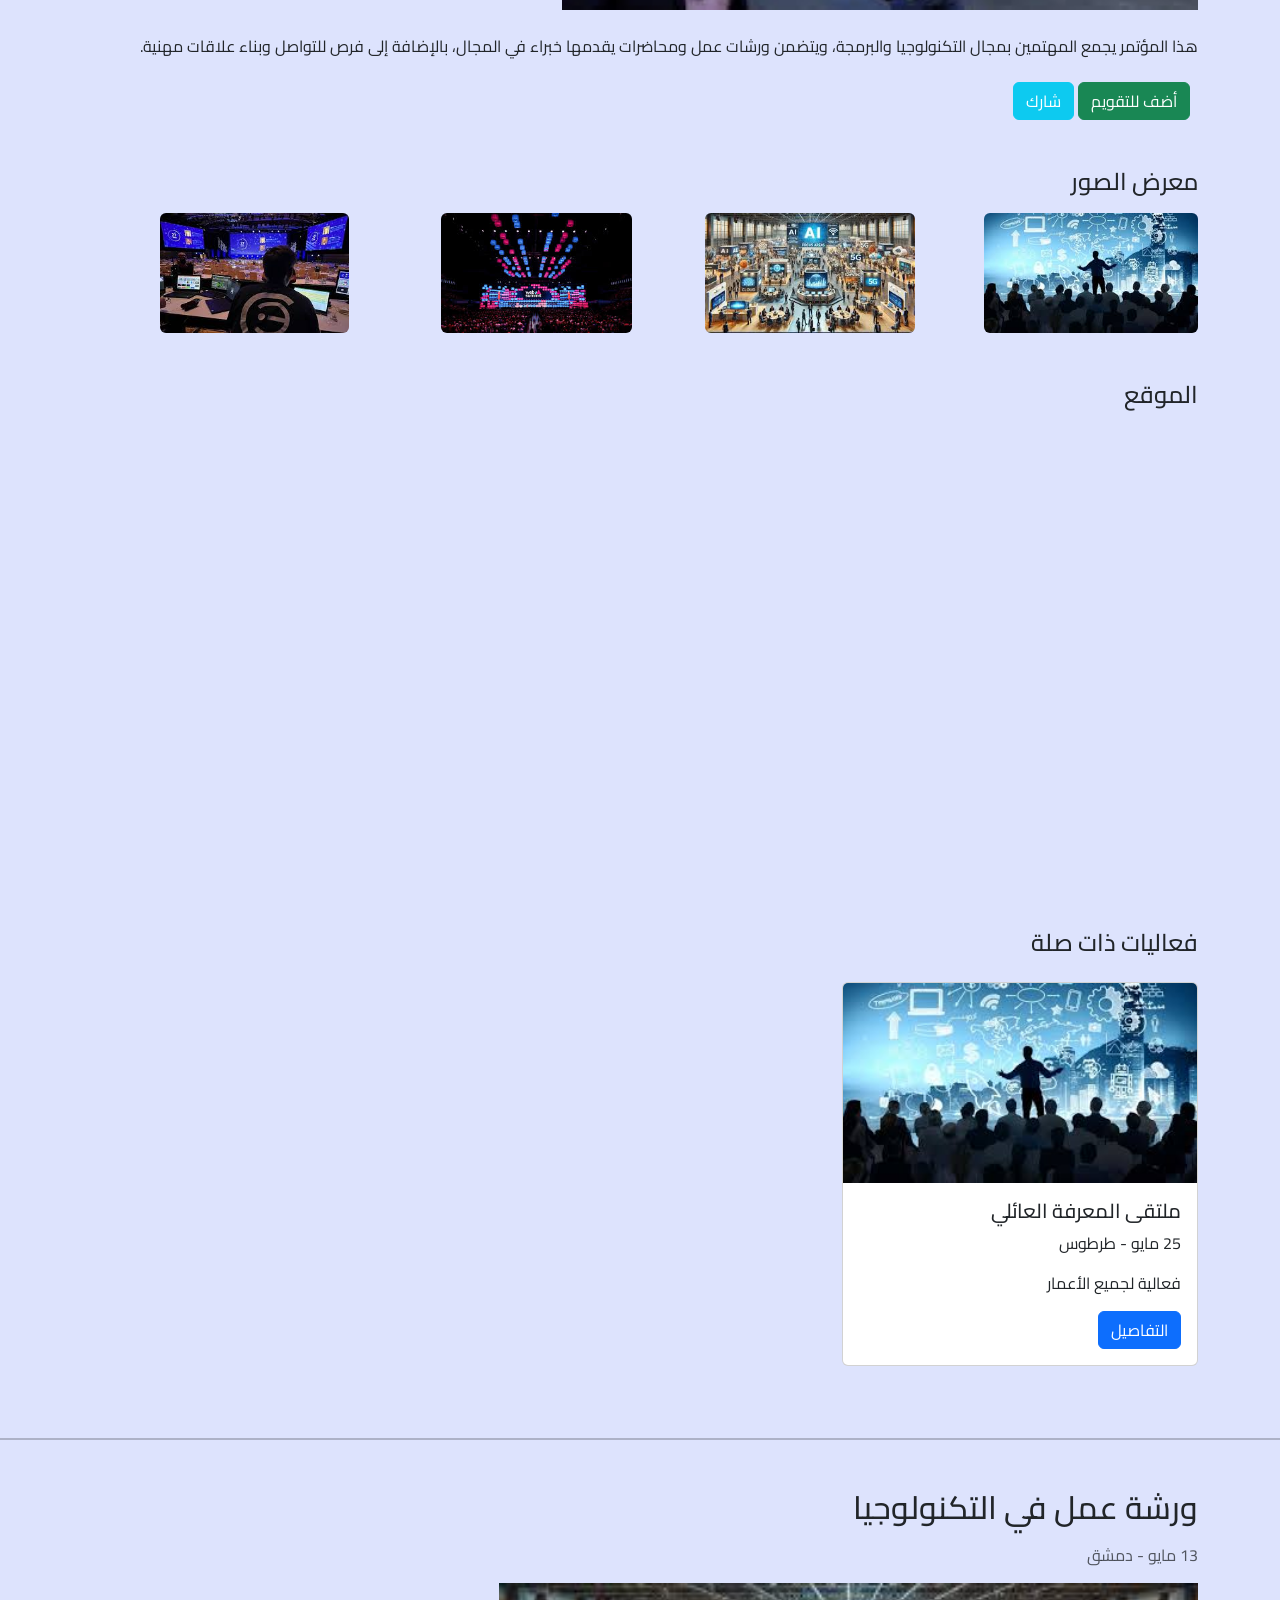
<file: event.html>
<!DOCTYPE html>
<html lang="ar" dir="rtl">

<head>
    <meta charset="UTF-8">
    <meta name="viewport" content="width=device-width, initial-scale=1.0">

    <title>تفاصيل الفعالية | SVU Life</title>

    <!-- Bootstrap -->
    <link href="https://cdn.jsdelivr.net/npm/bootstrap@5.3.0/dist/css/bootstrap.min.css" rel="stylesheet">
    <!-- Font Awesome -->
    <link rel="stylesheet" href="https://cdnjs.cloudflare.com/ajax/libs/font-awesome/5.15.4/css/all.min.css">

    <link rel="stylesheet" href="assets/css/style.css">

    <!-- Font -->
    <link href="https://fonts.googleapis.com/css2?family=Cairo&display=swap" rel="stylesheet">

    <style>

    </style>
</head>

<body>

    <!-- Navbar -->
    <nav class="navbar navbar-expand-lg navbar-dark">
        <div class="container">

            <a class="navbar-brand fw-bold" href="index.html">
                <img src="assets/img/logo.png" alt="SVU Life Logo" width="30" height="30" class="rounded-circle"> SVU
                Life
            </a>

            <button class="navbar-toggler" data-bs-toggle="collapse" data-bs-target="#nav">
                <span class="navbar-toggler-icon"></span>
            </button>

            <div class="collapse navbar-collapse" id="nav">
                <ul class="navbar-nav ms-auto">
                    <li class="nav-item"><a class="nav-link" href="index.html">الرئيسية</a></li>
                    <li class="nav-item"><a class="nav-link" href="events.html">الفعاليات</a></li>
                    <li class="nav-item"><a class="nav-link" href="about.html">عن الموقع</a></li>
                    <li class="nav-item"><a class="nav-link" href="contact.html">اتصل بنا</a></li>
                </ul>
            </div>

        </div>
    </nav>

    <main class="flex-grow-1">

        <!-- المعرض الثقافي البرمجي -->

        <!-- Main Content -->
        <div class="container my-5" id="culture_1">

            <!-- Title -->
            <h2 class="mb-3">المعرض الثقافي البرمجي</h2>

            <!-- Info -->
            <p class="text-muted"> 10 مايو 2026 | دمشق</p>

            <!-- Main Image -->
            <img src="assets/img/culture/f_event.jpg" class="img-fluid main-img mb-4">

            <!-- Description -->
            <p>
                هذا المؤتمر يجمع المهتمين بمجال التكنولوجيا والبرمجة، ويتضمن ورشات عمل ومحاضرات
                يقدمها خبراء في المجال، بالإضافة إلى فرص للتواصل وبناء علاقات مهنية.
            </p>

            <!-- Buttons -->
            <div class="my-4">
                <button class="btn btn-success me-2" data-bs-toggle="modal" data-bs-target=".calendarModal">
                    أضف للتقويم
                </button>

                <button class="btn btn-info text-white" data-bs-toggle="modal" data-bs-target=".shareModal">
                    شارك
                </button>
            </div>

            <!-- Gallery -->
            <h4 class="mt-5 mb-3">معرض الصور</h4>

            <div class="row gallery g-3">
                <div class="col-md-3"><img src="assets/img/culture/s_event.jpg" class="img-fluid rounded"></div>
                <div class="col-md-3"><img src="assets/img/culture/t_event.jpg" class="img-fluid rounded"></div>
                <div class="col-md-3"><img src="assets/img/sport/f_event.jpg" class="img-fluid rounded"></div>
                <div class="col-md-3"><img src="assets/img/family/s_event.jpg" class="img-fluid rounded"></div>
            </div>

            <!-- Map -->
            <h4 class="mt-5 mb-3">الموقع</h4>

            <iframe
                src="https://www.google.com/maps/embed?pb=!1m18!1m12!1m3!1d106456.53228346398!2d36.200494040288035!3d33.50744822524293!2m3!1f0!2f0!3f0!3m2!1i1024!2i768!4f13.1!3m3!1m2!1s0x1518e6dc413cc6a7%3A0x6b9f66ebd1e394f2!2sDamascus%2C%20Syria!5e0!3m2!1sen!2sro!4v1778111507274!5m2!1sen!2sro"
                width="100%" height="450" style="border:0;" allowfullscreen="" loading="lazy"
                referrerpolicy="no-referrer-when-downgrade"></iframe>

        </div>

        <!-- Related Events -->
        <div class="container my-5">

            <h4 class="mb-4">فعاليات ذات صلة</h4>

            <div class="row">

                <div class="col-md-4 mb-4 event-card culture" data-date="2026-05-23" data-location="latakia">
                    <div class="card h-100">
                        <img src="assets/img/culture/s_event.jpg" class="card-img-top" alt="">
                        <div class="card-body">
                            <h5> جلسة تعريفية بالذكاء الاصطناعي</h5>
                            <p>23 مايو - اللاذقية</p>
                            <p>فعالية ثقافية مميزة</p>
                            <a href="event.html#culture_2" class="btn btn-primary">التفاصيل</a>
                        </div>
                    </div>
                </div>

                <div class="col-md-4 mb-4 event-card culture" data-date="2026-05-13" data-location="damascus">
                    <div class="card h-100">
                        <img src="assets/img/culture/t_event.jpg" class="card-img-top" alt="">
                        <div class="card-body">
                            <h5> ورشة عمل في التكنولوجيا</h5>
                            <p>13 مايو - دمشق</p>
                            <p>فعالية ثقافية مميزة</p>
                            <a href="event.html#culture_3" class="btn btn-primary">التفاصيل</a>
                        </div>
                    </div>
                </div>

            </div>

        </div>

        <!-- ===================================================================================== -->

        <hr class="bg-dark" style="height: 2px;">

        <!-- المسابقة البرمجية -->

        <!-- Main Content -->
        <div class="container my-5" id="sport_1">

            <!-- Title -->
            <h2 class="mb-3">المسابقة البرمجية</h2>

            <!-- Info -->
            <p class="text-muted"> 15 مايو - حلب</p>

            <!-- Main Image -->
            <img src="assets/img/sport/f_event.jpg" class="img-fluid main-img mb-4">

            <!-- Description -->
            <p>
                هذا المؤتمر يجمع المهتمين بمجال التكنولوجيا والبرمجة، ويتضمن ورشات عمل ومحاضرات
                يقدمها خبراء في المجال، بالإضافة إلى فرص للتواصل وبناء علاقات مهنية.
            </p>

            <!-- Buttons -->
            <div class="my-4">
                <button class="btn btn-success me-2" data-bs-toggle="modal" data-bs-target=".calendarModal">
                    أضف للتقويم
                </button>

                <button class="btn btn-info text-white" data-bs-toggle="modal" data-bs-target=".shareModal">
                    شارك
                </button>
            </div>

            <!-- Gallery -->
            <h4 class="mt-5 mb-3">معرض الصور</h4>

            <div class="row gallery g-3">
                <div class="col-md-3"><img src="assets/img/sport/s_event.jpg" class="img-fluid rounded"></div>
                <div class="col-md-3"><img src="assets/img/culture/s_event.jpg" class="img-fluid rounded"></div>
                <div class="col-md-3"><img src="assets/img/art/f_event.jpg" class="img-fluid rounded"></div>
                <div class="col-md-3"><img src="assets/img/family/s_event.jpg" class="img-fluid rounded"></div>
            </div>

            <!-- Map -->
            <h4 class="mt-5 mb-3">الموقع</h4>

            <iframe
                src="https://www.google.com/maps/embed?pb=!1m18!1m12!1m3!1d103019.56928218326!2d37.06618382147203!3d36.206406407959456!2m3!1f0!2f0!3f0!3m2!1i1024!2i768!4f13.1!3m3!1m2!1s0x152ff813b98135af%3A0x967e5e5fc542c32a!2sAleppo%2C%20Syria!5e0!3m2!1sen!2sro!4v1778111694851!5m2!1sen!2sro"
                width="100%" height="450" style="border:0;" allowfullscreen="" loading="lazy"
                referrerpolicy="no-referrer-when-downgrade"></iframe>

        </div>

        <!-- Related Events -->
        <div class="container my-5">

            <h4 class="mb-4">فعاليات ذات صلة</h4>

            <div class="row">

                <div class="col-md-4 mb-4 event-card sports" data-date="2026-05-18" data-location="hama">
                    <div class="card h-100">
                        <img src="assets/img/sport/s_event.jpg" class="card-img-top" alt="">
                        <div class="card-body">
                            <h5> مسابقة في العاب VR</h5>
                            <p>18 مايو - حما</p>
                            <p>منافسة رياضية</p>
                            <a href="event.html#sport_2" class="btn btn-primary">التفاصيل</a>
                        </div>
                    </div>
                </div>

            </div>

        </div>

        <!-- ===================================================================================== -->

        <hr class="bg-dark" style="height: 2px;">

        <!-- جلسة تعريفية بالذكاء الاصطناعي -->

        <!-- Main Content -->
        <div class="container my-5" id="culture_2">

            <!-- Title -->
            <h2 class="mb-3">جلسة تعريفية بالذكاء الاصطناعي</h2>

            <!-- Info -->
            <p class="text-muted"> 23 مايو - اللاذقية</p>

            <!-- Main Image -->
            <img src="assets/img/culture/s_event.jpg" class="img-fluid main-img mb-4">

            <!-- Description -->
            <p>
                هذا المؤتمر يجمع المهتمين بمجال التكنولوجيا والبرمجة، ويتضمن ورشات عمل ومحاضرات
                يقدمها خبراء في المجال، بالإضافة إلى فرص للتواصل وبناء علاقات مهنية.
            </p>

            <!-- Buttons -->
            <div class="my-4">
                <button class="btn btn-success me-2" data-bs-toggle="modal" data-bs-target=".calendarModal">
                    أضف للتقويم
                </button>

                <button class="btn btn-info text-white" data-bs-toggle="modal" data-bs-target=".shareModal">
                    شارك
                </button>
            </div>

            <!-- Gallery -->
            <h4 class="mt-5 mb-3">معرض الصور</h4>

            <div class="row gallery g-3">
                <div class="col-md-3"><img src="assets/img/culture/f_event.jpg" class="img-fluid rounded"></div>
                <div class="col-md-3"><img src="assets/img/culture/t_event.jpg" class="img-fluid rounded"></div>
                <div class="col-md-3"><img src="assets/img/sport/s_event.jpg" class="img-fluid rounded"></div>
                <div class="col-md-3"><img src="assets/img/art/s_event.jpg" class="img-fluid rounded"></div>
            </div>

            <!-- Map -->
            <h4 class="mt-5 mb-3">الموقع</h4>

            <iframe
                src="https://www.google.com/maps/embed?pb=!1m18!1m12!1m3!1d103885.19386428468!2d35.70961478844408!3d35.54351812261926!2m3!1f0!2f0!3f0!3m2!1i1024!2i768!4f13.1!3m3!1m2!1s0x1526ac2d61d4607d%3A0x8e325bf8a14195de!2sLatakia%2C%20Syria!5e0!3m2!1sen!2sro!4v1778111844084!5m2!1sen!2sro"
                width="100%" height="450" style="border:0;" allowfullscreen="" loading="lazy"
                referrerpolicy="no-referrer-when-downgrade"></iframe>
        </div>

        <!-- Related Events -->
        <div class="container my-5">

            <h4 class="mb-4">فعاليات ذات صلة</h4>

            <div class="row">

                <div class="col-md-4 mb-4 event-card culture" data-date="2026-05-10" data-location="damascus">
                    <div class="card h-100">
                        <img src="assets/img/culture/f_event.jpg" class="card-img-top" alt="">
                        <div class="card-body">
                            <h5> المعرض الثقافي البرمجي</h5>
                            <p>10 مايو - دمشق</p>
                            <p>فعالية ثقافية مميزة</p>
                            <a href="event.html#3culture_1" class="btn btn-primary">التفاصيل</a>
                        </div>
                    </div>
                </div>

                <div class="col-md-4 mb-4 event-card culture" data-date="2026-05-13" data-location="damascus">
                    <div class="card h-100">
                        <img src="assets/img/culture/t_event.jpg" class="card-img-top" alt="">
                        <div class="card-body">
                            <h5> ورشة عمل في التكنولوجيا</h5>
                            <p>13 مايو - دمشق</p>
                            <p>فعالية ثقافية مميزة</p>
                            <a href="event.html#culture_3" class="btn btn-primary">التفاصيل</a>
                        </div>
                    </div>
                </div>

            </div>

        </div>

        <!-- ===================================================================================== -->

        <hr class="bg-dark" style="height: 2px;">

        <!-- حفلة تخرج طلاب الهندسة -->

        <!-- Main Content -->
        <div class="container my-5" id="art_1">

            <!-- Title -->
            <h2 class="mb-3">حفلة تخرج طلاب الهندسة</h2>

            <!-- Info -->
            <p class="text-muted"> 20 مايو - حمص</p>

            <!-- Main Image -->
            <img src="assets/img/art/f_event.jpg" class="img-fluid main-img mb-4">

            <!-- Description -->
            <p>
                هذا المؤتمر يجمع المهتمين بمجال التكنولوجيا والبرمجة، ويتضمن ورشات عمل ومحاضرات
                يقدمها خبراء في المجال، بالإضافة إلى فرص للتواصل وبناء علاقات مهنية.
            </p>

            <!-- Buttons -->
            <div class="my-4">
                <button class="btn btn-success me-2" data-bs-toggle="modal" data-bs-target=".calendarModal">
                    أضف للتقويم
                </button>

                <button class="btn btn-info text-white" data-bs-toggle="modal" data-bs-target=".shareModal">
                    شارك
                </button>
            </div>

            <!-- Gallery -->
            <h4 class="mt-5 mb-3">معرض الصور</h4>

            <div class="row gallery g-3">
                <div class="col-md-3"><img src="assets/img/family/f_event.jpg" class="img-fluid rounded"></div>
                <div class="col-md-3"><img src="assets/img/art/s_event.jpg" class="img-fluid rounded"></div>
                <div class="col-md-3"><img src="assets/img/culture/t_event.jpg" class="img-fluid rounded"></div>
                <div class="col-md-3"><img src="assets/img/sport/f_event.jpg" class="img-fluid rounded"></div>
            </div>

            <!-- Map -->
            <h4 class="mt-5 mb-3">الموقع</h4>

            <iframe
                src="https://www.google.com/maps/embed?pb=!1m18!1m12!1m3!1d104928.15795750252!2d36.59468074863927!3d34.730269956455125!2m3!1f0!2f0!3f0!3m2!1i1024!2i768!4f13.1!3m3!1m2!1s0x15230e9047c7c0fb%3A0xac367e06303788d0!2zSG9tc-KAjiwgU3lyaWE!5e0!3m2!1sen!2sro!4v1778111909853!5m2!1sen!2sro"
                width="100%" height="450" style="border:0;" allowfullscreen="" loading="lazy"
                referrerpolicy="no-referrer-when-downgrade"></iframe>
        </div>

        <!-- Related Events -->
        <div class="container my-5">

            <h4 class="mb-4">فعاليات ذات صلة</h4>

            <div class="row">


                <div class="col-md-4 mb-4 event-card art" data-date="2026-05-21" data-location="idlib">
                    <div class="card h-100">
                        <img src="assets/img/art/s_event.jpg" class="card-img-top" alt="">
                        <div class="card-body">
                            <h5>حفلة تصدر الاولمبيات</h5>
                            <p>21 مايو - إدلب</p>
                            <p>أمسية فنية رائعة</p>
                            <a href="event.html#art_2" class="btn btn-primary">التفاصيل</a>
                        </div>
                    </div>
                </div>

            </div>

        </div>

        <!-- ===================================================================================== -->

        <hr class="bg-dark" style="height: 2px;">

        <!-- مسابقة في العاب VR -->

        <!-- Main Content -->
        <div class="container my-5" id="sport_2">

            <!-- Title -->
            <h2 class="mb-3">مسابقة في العاب VR</h2>

            <!-- Info -->
            <p class="text-muted"> 18 مايو - حما</p>

            <!-- Main Image -->
            <img src="assets/img/sport/s_event.jpg" class="img-fluid main-img mb-4">

            <!-- Description -->
            <p>
                هذا المؤتمر يجمع المهتمين بمجال التكنولوجيا والبرمجة، ويتضمن ورشات عمل ومحاضرات
                يقدمها خبراء في المجال، بالإضافة إلى فرص للتواصل وبناء علاقات مهنية.
            </p>

            <!-- Buttons -->
            <div class="my-4">
                <button class="btn btn-success me-2" data-bs-toggle="modal" data-bs-target=".calendarModal">
                    أضف للتقويم
                </button>

                <button class="btn btn-info text-white" data-bs-toggle="modal" data-bs-target=".shareModal">
                    شارك
                </button>
            </div>

            <!-- Gallery -->
            <h4 class="mt-5 mb-3">معرض الصور</h4>

            <div class="row gallery g-3">
                <div class="col-md-3"><img src="assets/img/sport/f_event.jpg" class="img-fluid rounded"></div>
                <div class="col-md-3"><img src="assets/img/culture/t_event.jpg" class="img-fluid rounded"></div>
                <div class="col-md-3"><img src="assets/img/family/f_event.jpg" class="img-fluid rounded"></div>
                <div class="col-md-3"><img src="assets/img/art/f_event.jpg" class="img-fluid rounded"></div>
            </div>

            <!-- Map -->
            <h4 class="mt-5 mb-3">الموقع</h4>

            <iframe
                src="https://www.google.com/maps/embed?pb=!1m18!1m12!1m3!1d104409.69661852636!2d36.59451421248946!3d35.13658888059384!2m3!1f0!2f0!3f0!3m2!1i1024!2i768!4f13.1!3m3!1m2!1s0x1524828fcdd5b865%3A0x62d43f56ee62b5ef!2sHama%2C%20Syria!5e0!3m2!1sen!2sro!4v1778112109112!5m2!1sen!2sro"
                width="100%" height="450" style="border:0;" allowfullscreen="" loading="lazy"
                referrerpolicy="no-referrer-when-downgrade"></iframe>

        </div>

        <!-- Related Events -->
        <div class="container my-5">

            <h4 class="mb-4">فعاليات ذات صلة</h4>

            <div class="row">

                <div class="col-md-4 mb-4 event-card sports" data-date="2026-05-15" data-location="aleppo">
                    <div class="card h-100">
                        <img src="assets/img/sport/f_event.jpg" class="card-img-top" alt="">
                        <div class="card-body">
                            <h5> المسابقة البرمجية </h5>
                            <p>15 مايو - حلب</p>
                            <p>منافسة رياضية</p>
                            <a href="event.html#sport_1" class="btn btn-primary">التفاصيل</a>
                        </div>
                    </div>
                </div>

            </div>

        </div>

        <!-- ===================================================================================== -->

        <hr class="bg-dark" style="height: 2px;">

        <!-- ملتقى المعرفة العائلي -->

        <!-- Main Content -->
        <div class="container my-5" id="family_1">

            <!-- Title -->
            <h2 class="mb-3">ملتقى المعرفة العائلي</h2>

            <!-- Info -->
            <p class="text-muted"> 25 مايو - طرطوس</p>

            <!-- Main Image -->
            <img src="assets/img/family/f_event.jpg" class="img-fluid main-img mb-4">

            <!-- Description -->
            <p>
                هذا المؤتمر يجمع المهتمين بمجال التكنولوجيا والبرمجة، ويتضمن ورشات عمل ومحاضرات
                يقدمها خبراء في المجال، بالإضافة إلى فرص للتواصل وبناء علاقات مهنية.
            </p>

            <!-- Buttons -->
            <div class="my-4">
                <button class="btn btn-success me-2" data-bs-toggle="modal" data-bs-target=".calendarModal">
                    أضف للتقويم
                </button>

                <button class="btn btn-info text-white" data-bs-toggle="modal" data-bs-target=".shareModal">
                    شارك
                </button>
            </div>

            <!-- Gallery -->
            <h4 class="mt-5 mb-3">معرض الصور</h4>

            <div class="row gallery g-3">
                <div class="col-md-3"><img src="assets/img/art/f_event.jpg" class="img-fluid rounded"></div>
                <div class="col-md-3"><img src="assets/img/family/s_event.jpg" class="img-fluid rounded"></div>
                <div class="col-md-3"><img src="assets/img/culture/t_event.jpg" class="img-fluid rounded"></div>
                <div class="col-md-3"><img src="assets/img/sport/f_event.jpg" class="img-fluid rounded"></div>
            </div>

            <!-- Map -->
            <h4 class="mt-5 mb-3">الموقع</h4>

            <iframe
                src="https://www.google.com/maps/embed?pb=!1m18!1m12!1m3!1d52365.03336779845!2d35.841491298927586!3d34.88600200042134!2m3!1f0!2f0!3f0!3m2!1i1024!2i768!4f13.1!3m3!1m2!1s0x15217e77890fb9a3%3A0xa072a491096e24b!2zVGFydHVz4oCOLCBTeXJpYQ!5e0!3m2!1sen!2sro!4v1778112246149!5m2!1sen!2sro"
                width="100%" height="450" style="border:0;" allowfullscreen="" loading="lazy"
                referrerpolicy="no-referrer-when-downgrade"></iframe>

        </div>

        <!-- Related Events -->
        <div class="container my-5">

            <h4 class="mb-4">فعاليات ذات صلة</h4>

            <div class="row">

                <div class="col-md-4 mb-4 event-card family" data-date="2026-05-29" data-location="al_raqqa">
                    <div class="card h-100">
                        <img src="assets/img/family/s_event.jpg" class="card-img-top" alt="">
                        <div class="card-body">
                            <h5>مؤتمر التكنولوجيا للعائلات</h5>
                            <p>29 مايو - الرقة</p>
                            <p>فعالية لجميع الأعمار</p>
                            <a href="event.html#family_2" class="btn btn-primary">التفاصيل</a>
                        </div>
                    </div>
                </div>

            </div>

        </div>

        <!-- ===================================================================================== -->

        <hr class="bg-dark" style="height: 2px;">

        <!-- حفلة تصدر الاولمبيات -->

        <!-- Main Content -->
        <div class="container my-5" id="art_2">

            <!-- Title -->
            <h2 class="mb-3">حفلة تصدر الاولمبيات</h2>

            <!-- Info -->
            <p class="text-muted"> 21 مايو - إدلب</p>

            <!-- Main Image -->
            <img src="assets/img/art/s_event.jpg" class="img-fluid main-img mb-4">

            <!-- Description -->
            <p>
                هذا المؤتمر يجمع المهتمين بمجال التكنولوجيا والبرمجة، ويتضمن ورشات عمل ومحاضرات
                يقدمها خبراء في المجال، بالإضافة إلى فرص للتواصل وبناء علاقات مهنية.
            </p>

            <!-- Buttons -->
            <div class="my-4">
                <button class="btn btn-success me-2" data-bs-toggle="modal" data-bs-target=".calendarModal">
                    أضف للتقويم
                </button>

                <button class="btn btn-info text-white" data-bs-toggle="modal" data-bs-target=".shareModal">
                    شارك
                </button>
            </div>

            <!-- Gallery -->
            <h4 class="mt-5 mb-3">معرض الصور</h4>

            <div class="row gallery g-3">
                <div class="col-md-3"><img src="assets/img/art/f_event.jpg" class="img-fluid rounded"></div>
                <div class="col-md-3"><img src="assets/img/family/f_event.jpg" class="img-fluid rounded"></div>
                <div class="col-md-3"><img src="assets/img/culture/t_event.jpg" class="img-fluid rounded"></div>
                <div class="col-md-3"><img src="assets/img/sport/s_event.jpg" class="img-fluid rounded"></div>
            </div>

            <!-- Map -->
            <h4 class="mt-5 mb-3">الموقع</h4>

            <iframe
                src="https://www.google.com/maps/embed?pb=!1m18!1m12!1m3!1d25846.65349631929!2d36.61496879526398!3d35.926619640543784!2m3!1f0!2f0!3f0!3m2!1i1024!2i768!4f13.1!3m3!1m2!1s0x152508664354cbdf%3A0xc44836a7b49c636f!2sIdlib%2C%20Syria!5e0!3m2!1sen!2sro!4v1778112415854!5m2!1sen!2sro"
                width="100%" height="450" style="border:0;" allowfullscreen="" loading="lazy"
                referrerpolicy="no-referrer-when-downgrade"></iframe>

        </div>

        <!-- Related Events -->
        <div class="container my-5">

            <h4 class="mb-4">فعاليات ذات صلة</h4>

            <div class="row">

                <div class="col-md-4 mb-4 event-card art" data-date="2026-05-20" data-location="homs">
                    <div class="card h-100">
                        <img src="assets/img/art/f_event.jpg" class="card-img-top" alt="">
                        <div class="card-body">
                            <h5> حفلة تخرج طلاب الهندسة</h5>
                            <p>20 مايو - حمص</p>
                            <p>أمسية فنية رائعة</p>
                            <a href="event.html#art_1" class="btn btn-primary">التفاصيل</a>
                        </div>
                    </div>
                </div>

            </div>

        </div>

        <!-- ===================================================================================== -->

        <hr class="bg-dark" style="height: 2px;">

        <!-- مؤتمر التكنولوجيا للعائلات -->

        <!-- Main Content -->
        <div class="container my-5" id="family_2">

            <!-- Title -->
            <h2 class="mb-3">مؤتمر التكنولوجيا للعائلات</h2>

            <!-- Info -->
            <p class="text-muted"> 29 مايو - الرقة</p>

            <!-- Main Image -->
            <img src="assets/img/family/s_event.jpg" class="img-fluid main-img mb-4">

            <!-- Description -->
            <p>
                هذا المؤتمر يجمع المهتمين بمجال التكنولوجيا والبرمجة، ويتضمن ورشات عمل ومحاضرات
                يقدمها خبراء في المجال، بالإضافة إلى فرص للتواصل وبناء علاقات مهنية.
            </p>

            <!-- Buttons -->
            <div class="my-4">
                <button class="btn btn-success me-2" data-bs-toggle="modal" data-bs-target=".calendarModal">
                    أضف للتقويم
                </button>

                <button class="btn btn-info text-white" data-bs-toggle="modal" data-bs-target=".shareModal">
                    شارك
                </button>
            </div>

            <!-- Gallery -->
            <h4 class="mt-5 mb-3">معرض الصور</h4>

            <div class="row gallery g-3">
                <div class="col-md-3"><img src="assets/img/family/f_event.jpg" class="img-fluid rounded"></div>
                <div class="col-md-3"><img src="assets/img/culture/t_event.jpg" class="img-fluid rounded"></div>
                <div class="col-md-3"><img src="assets/img/art/f_event.jpg" class="img-fluid rounded"></div>
                <div class="col-md-3"><img src="assets/img/sport/f_event.jpg" class="img-fluid rounded"></div>
            </div>

            <!-- Map -->
            <h4 class="mt-5 mb-3">الموقع</h4>

            <iframe
                src="https://www.google.com/maps/embed?pb=!1m18!1m12!1m3!1d51674.92884574665!2d38.95588776190633!3d35.954722609751464!2m3!1f0!2f0!3f0!3m2!1i1024!2i768!4f13.1!3m3!1m2!1s0x153719cb01b7b5fb%3A0xc8bdaf18cf35cfe3!2sAr%20Raqqah%2C%20Syria!5e0!3m2!1sen!2sro!4v1778112482573!5m2!1sen!2sro"
                width="100%" height="450" style="border:0;" allowfullscreen="" loading="lazy"
                referrerpolicy="no-referrer-when-downgrade"></iframe>

        </div>

        <!-- Related Events -->
        <div class="container my-5">

            <h4 class="mb-4">فعاليات ذات صلة</h4>

            <div class="row">

                <div class="col-md-4 mb-4 event-card family" data-date="2026-05-25" data-location="tartous">
                    <div class="card h-100">
                        <img src="assets/img/family/f_event.jpg" class="card-img-top" alt="">
                        <div class="card-body">
                            <h5> ملتقى المعرفة العائلي</h5>
                            <p>25 مايو - طرطوس</p>
                            <p>فعالية لجميع الأعمار</p>
                            <a href="event.html#family_1" class="btn btn-primary">التفاصيل</a>
                        </div>
                    </div>
                </div>

            </div>

        </div>

        <!-- ===================================================================================== -->

        <hr class="bg-dark" style="height: 2px;">

        <!-- ورشة عمل في التكنولوجيا -->

        <!-- Main Content -->
        <div class="container my-5" id="culture_3">

            <!-- Title -->
            <h2 class="mb-3">ورشة عمل في التكنولوجيا</h2>

            <!-- Info -->
            <p class="text-muted"> 13 مايو - دمشق</p>

            <!-- Main Image -->
            <img src="assets/img/culture/t_event.jpg" class="img-fluid main-img mb-4">

            <!-- Description -->
            <p>
                هذا المؤتمر يجمع المهتمين بمجال التكنولوجيا والبرمجة، ويتضمن ورشات عمل ومحاضرات
                يقدمها خبراء في المجال، بالإضافة إلى فرص للتواصل وبناء علاقات مهنية.
            </p>

            <!-- Buttons -->
            <div class="my-4">
                <button class="btn btn-success me-2" data-bs-toggle="modal" data-bs-target=".calendarModal">
                    أضف للتقويم
                </button>

                <button class="btn btn-info text-white" data-bs-toggle="modal" data-bs-target=".shareModal">
                    شارك
                </button>
            </div>

            <!-- Gallery -->
            <h4 class="mt-5 mb-3">معرض الصور</h4>

            <div class="row gallery g-3">
                <div class="col-md-3"><img src="assets/img/sport/s_event.jpg" class="img-fluid rounded"></div>
                <div class="col-md-3"><img src="assets/img/art/f_event.jpg" class="img-fluid rounded"></div>
                <div class="col-md-3"><img src="assets/img/family/f_event.jpg" class="img-fluid rounded"></div>
                <div class="col-md-3"><img src="assets/img/art/s_event.jpg" class="img-fluid rounded"></div>
            </div>

            <!-- Map -->
            <h4 class="mt-5 mb-3">الموقع</h4>

            <iframe
                src="https://www.google.com/maps/embed?pb=!1m18!1m12!1m3!1d106456.61882322672!2d36.12700018326759!3d33.50737787576883!2m3!1f0!2f0!3f0!3m2!1i1024!2i768!4f13.1!3m3!1m2!1s0x1518e6dc413cc6a7%3A0x6b9f66ebd1e394f2!2sDamascus%2C%20Syria!5e0!3m2!1sen!2sro!4v1778112636934!5m2!1sen!2sro"
                width="100%" height="450" style="border:0;" allowfullscreen="" loading="lazy"
                referrerpolicy="no-referrer-when-downgrade"></iframe>

        </div>

        <!-- Related Events -->
        <div class="container my-5">

            <h4 class="mb-4">فعاليات ذات صلة</h4>

            <div class="row">

                <div class="col-md-4 mb-4 event-card culture" data-date="2026-05-10" data-location="damascus">
                    <div class="card h-100">
                        <img src="assets/img/culture/f_event.jpg" class="card-img-top" alt="">
                        <div class="card-body">
                            <h5> المعرض الثقافي البرمجي</h5>
                            <p>10 مايو - دمشق</p>
                            <p>فعالية ثقافية مميزة</p>
                            <a href="event.html#3culture_1" class="btn btn-primary">التفاصيل</a>
                        </div>
                    </div>
                </div>

                <div class="col-md-4 mb-4 event-card culture" data-date="2026-05-23" data-location="latakia">
                    <div class="card h-100">
                        <img src="assets/img/culture/s_event.jpg" class="card-img-top" alt="">
                        <div class="card-body">
                            <h5> جلسة تعريفية بالذكاء الاصطناعي</h5>
                            <p>23 مايو - اللاذقية</p>
                            <p>فعالية ثقافية مميزة</p>
                            <a href="event.html#culture_2" class="btn btn-primary">التفاصيل</a>
                        </div>
                    </div>
                </div>

            </div>

        </div>


    </main>

    <!-- Footer -->
    <footer class="text-center mt-5">
        <div class="container">
            <p>&copy; 2026 SVU Life - جميع الحقوق محفوظة</p>
            <div>
                <a href="https://www.facebook.com" target="_blank">Facebook</a> |
                <a href="https://www.instagram.com" target="_blank">Instagram</a> |
                <a href="https://www.twitter.com" target="_blank">Twitter</a>
            </div>
        </div>
    </footer>

    <button onclick="scrollToTop()" id="topBtn" class="btn btn-primary">
        <i class="fas fa-arrow-up"></i>
    </button>

    <!-- Modals -->

    <!-- Calendar Modal -->
    <div class="modal fade calendarModal">
        <div class="modal-dialog">
            <div class="modal-content text-center text-success p-4">
                <h5>تمت الإضافة للتقويم بنجاح </h5>
            </div>
        </div>
    </div>

    <!-- Share Modal -->
    <div class="modal fade shareModal">
        <div class="modal-dialog">
            <div class="modal-content text-center text-info p-4">
                <h5>تمت مشاركة الفعالية </h5>
            </div>
        </div>
    </div>

    <!-- JS -->
    <script src="https://cdn.jsdelivr.net/npm/bootstrap@5.3.0/dist/js/bootstrap.bundle.min.js"></script>

    <script src="assets/js/main.js"></script>

</body>

</html>
</file>
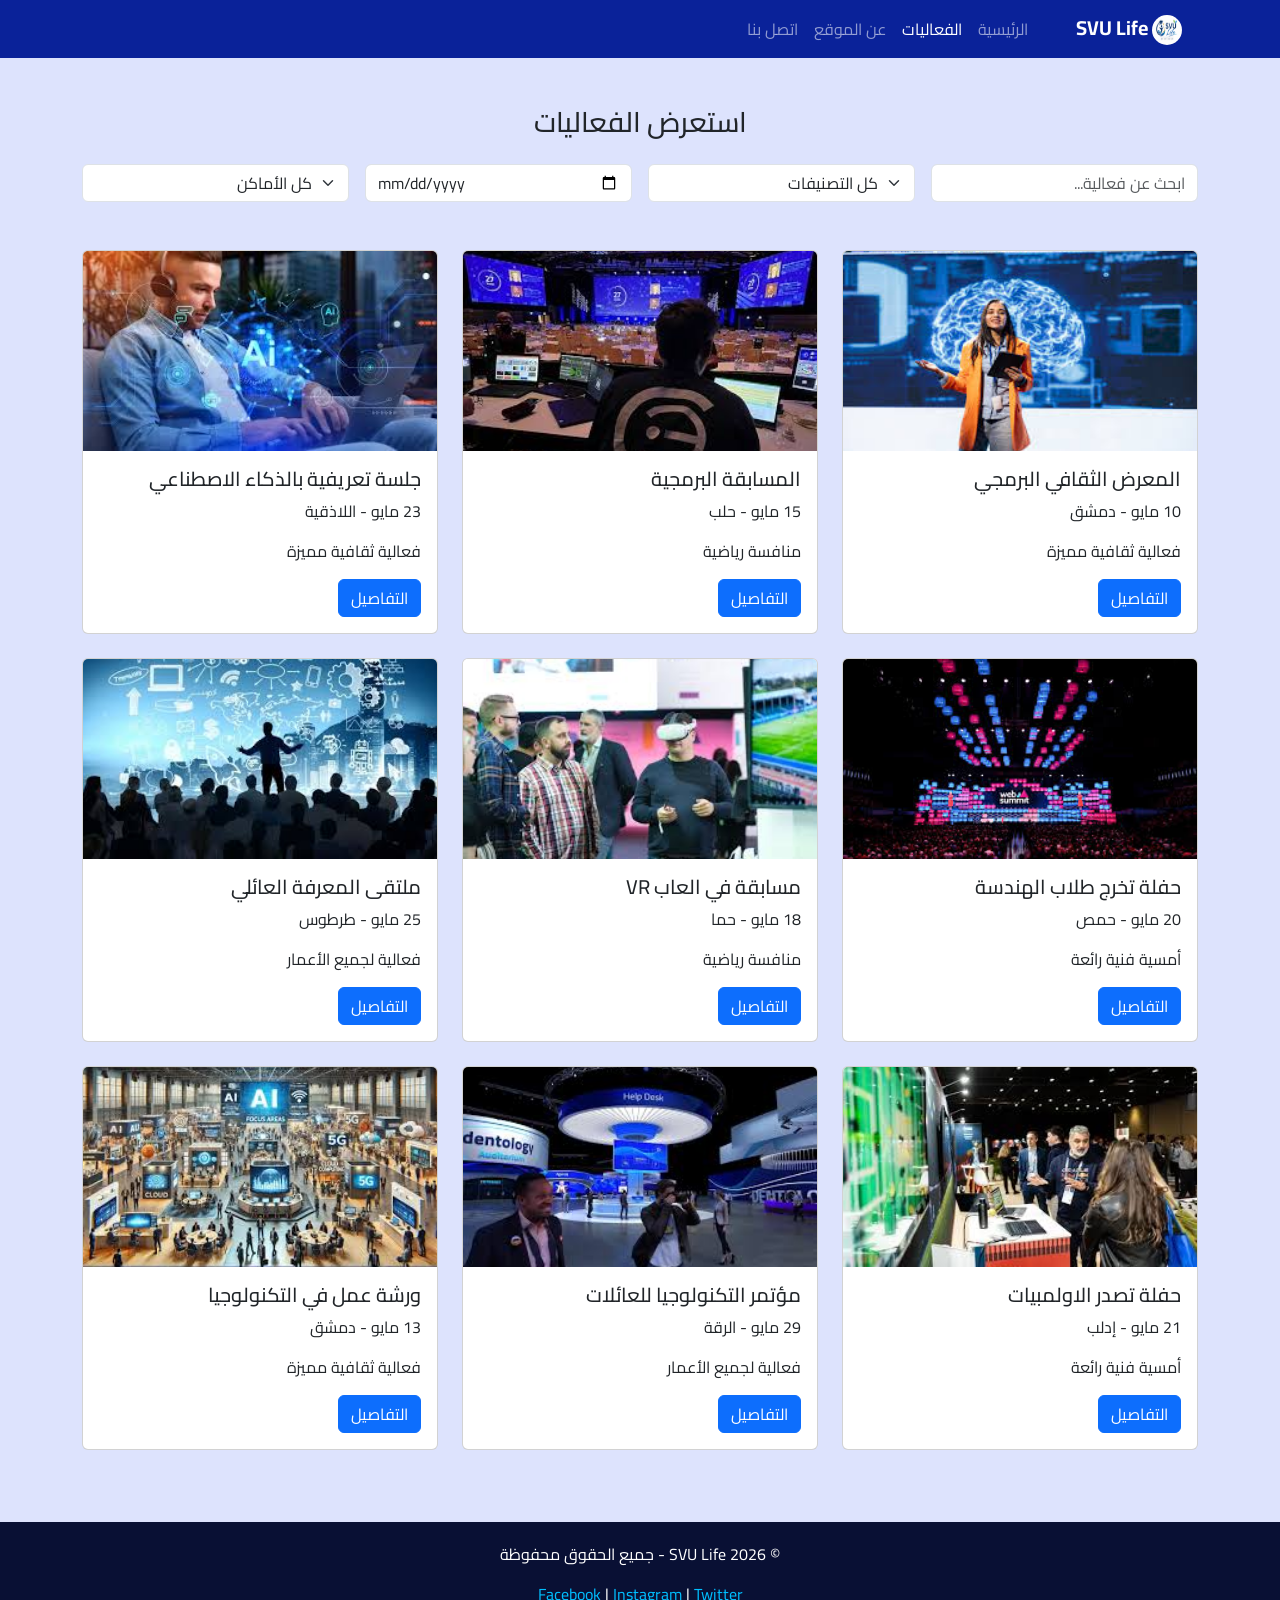
<file: events.html>
<!DOCTYPE html>
<html lang="ar" dir="rtl">

<head>
    <meta charset="UTF-8">
    <meta name="viewport" content="width=device-width, initial-scale=1.0">

    <title>الفعاليات | SVU Life</title>

    <!-- Bootstrap -->
    <link href="https://cdn.jsdelivr.net/npm/bootstrap@5.3.0/dist/css/bootstrap.min.css" rel="stylesheet">
    <!-- Font Awesome -->
    <link rel="stylesheet" href="https://cdnjs.cloudflare.com/ajax/libs/font-awesome/5.15.4/css/all.min.css">

    <link rel="stylesheet" href="assets/css/style.css">

    <!-- Font -->
    <link href="https://fonts.googleapis.com/css2?family=Cairo&display=swap" rel="stylesheet">

    <style>

    </style>
</head>

<body>

    <!-- Navbar -->
    <nav class="navbar navbar-expand-lg navbar-dark">
        <div class="container">

            <a class="navbar-brand fw-bold" href="index.html">
                <img src="assets/img/logo.png" alt="SVU Life Logo" width="30" height="30" class="rounded-circle"> SVU
                Life
            </a>

            <button class="navbar-toggler" data-bs-toggle="collapse" data-bs-target="#nav">
                <span class="navbar-toggler-icon"></span>
            </button>

            <div class="collapse navbar-collapse" id="nav">
                <ul class="navbar-nav ms-auto">
                    <li class="nav-item"><a class="nav-link" href="index.html">الرئيسية</a></li>
                    <li class="nav-item"><a class="nav-link active" href="index.html">الفعاليات</a></li>
                    <li class="nav-item"><a class="nav-link" href="about.html">عن الموقع</a></li>
                    <li class="nav-item"><a class="nav-link" href="contact.html">اتصل بنا</a></li>
                </ul>
            </div>

        </div>
    </nav>

    <main class="flex-grow-1">

        <!-- Filters -->
        <div class="container my-5">

            <h3 class="text-center mb-4">استعرض الفعاليات</h3>

            <div class="row g-3">

                <!-- Search -->
                <div class="col-md-3">
                    <input type="text" id="searchInput" class="form-control" placeholder="ابحث عن فعالية...">
                </div>

                <!-- Category -->
                <div class="col-md-3">
                    <select id="categoryFilter" class="form-select">
                        <option value="all">كل التصنيفات</option>
                        <option value="culture">ثقافة</option>
                        <option value="sports">رياضة</option>
                        <option value="art">فن</option>
                        <option value="family">عائلي</option>
                    </select>
                </div>

                <!-- Date -->
                <div class="col-md-3">
                    <input type="date" id="dateFilter" class="form-control">
                </div>

                <!-- Location Filter -->
                <div class="col-md-3">
                    <select id="locationFilter" class="form-select">
                        <option value="all">كل الأماكن</option>
                        <option value="damascus">دمشق</option>
                        <option value="aleppo">حلب</option>
                        <option value="homs">حمص</option>
                        <option value="tartous">طرطوس</option>
                        <option value="latakia">اللاذقية</option>
                        <option value="hama">حماة</option>
                        <option value="idlib">إدلب</option>
                        <option value="al_raqqa">الرقة</option>
                        <option value="al_hazaka">الحسكة</option>
                        <option value="al_sweida">السويداء</option>
                    </select>
                </div>

            </div>

        </div>

        <!-- Events -->
        <div class="container">

            <div class="row">

                <div class="col-md-4 mb-4 event-card culture" data-date="2026-05-10" data-location="damascus">
                    <div class="card h-100">
                        <img src="assets/img/culture/f_event.jpg" class="card-img-top" alt="">
                        <div class="card-body">
                            <h5> المعرض الثقافي البرمجي</h5>
                            <p>10 مايو - دمشق</p>
                            <p>فعالية ثقافية مميزة</p>
                            <a href="event.html#3culture_1" class="btn btn-primary">التفاصيل</a>
                        </div>
                    </div>
                </div>

                <div class="col-md-4 mb-4 event-card sports" data-date="2026-05-15" data-location="aleppo">
                    <div class="card h-100">
                        <img src="assets/img/sport/f_event.jpg" class="card-img-top" alt="">
                        <div class="card-body">
                            <h5> المسابقة البرمجية </h5>
                            <p>15 مايو - حلب</p>
                            <p>منافسة رياضية</p>
                            <a href="event.html#sport_1" class="btn btn-primary">التفاصيل</a>
                        </div>
                    </div>
                </div>


                <div class="col-md-4 mb-4 event-card culture" data-date="2026-05-23" data-location="latakia">
                    <div class="card h-100">
                        <img src="assets/img/culture/s_event.jpg" class="card-img-top" alt="">
                        <div class="card-body">
                            <h5> جلسة تعريفية بالذكاء الاصطناعي</h5>
                            <p>23 مايو - اللاذقية</p>
                            <p>فعالية ثقافية مميزة</p>
                            <a href="event.html#culture_2" class="btn btn-primary">التفاصيل</a>
                        </div>
                    </div>
                </div>

                <div class="col-md-4 mb-4 event-card art" data-date="2026-05-20" data-location="homs">
                    <div class="card h-100">
                        <img src="assets/img/art/f_event.jpg" class="card-img-top" alt="">
                        <div class="card-body">
                            <h5> حفلة تخرج طلاب الهندسة</h5>
                            <p>20 مايو - حمص</p>
                            <p>أمسية فنية رائعة</p>
                            <a href="event.html#art_1" class="btn btn-primary">التفاصيل</a>
                        </div>
                    </div>
                </div>

                <div class="col-md-4 mb-4 event-card sports" data-date="2026-05-18" data-location="hama">
                    <div class="card h-100">
                        <img src="assets/img/sport/s_event.jpg" class="card-img-top" alt="">
                        <div class="card-body">
                            <h5> مسابقة في العاب VR</h5>
                            <p>18 مايو - حما</p>
                            <p>منافسة رياضية</p>
                            <a href="event.html#sport_2" class="btn btn-primary">التفاصيل</a>
                        </div>
                    </div>
                </div>


                <div class="col-md-4 mb-4 event-card family" data-date="2026-05-25" data-location="tartous">
                    <div class="card h-100">
                        <img src="assets/img/family/f_event.jpg" class="card-img-top" alt="">
                        <div class="card-body">
                            <h5> ملتقى المعرفة العائلي</h5>
                            <p>25 مايو - طرطوس</p>
                            <p>فعالية لجميع الأعمار</p>
                            <a href="event.html#family_1" class="btn btn-primary">التفاصيل</a>
                        </div>
                    </div>
                </div>

                <div class="col-md-4 mb-4 event-card art" data-date="2026-05-21" data-location="idlib">
                    <div class="card h-100">
                        <img src="assets/img/art/s_event.jpg" class="card-img-top" alt="">
                        <div class="card-body">
                            <h5>حفلة تصدر الاولمبيات</h5>
                            <p>21 مايو - إدلب</p>
                            <p>أمسية فنية رائعة</p>
                            <a href="event.html#art_2" class="btn btn-primary">التفاصيل</a>
                        </div>
                    </div>
                </div>

                <div class="col-md-4 mb-4 event-card family" data-date="2026-05-29" data-location="al_raqqa">
                    <div class="card h-100">
                        <img src="assets/img/family/s_event.jpg" class="card-img-top" alt="">
                        <div class="card-body">
                            <h5>مؤتمر التكنولوجيا للعائلات</h5>
                            <p>29 مايو - الرقة</p>
                            <p>فعالية لجميع الأعمار</p>
                            <a href="event.html#family_2" class="btn btn-primary">التفاصيل</a>
                        </div>
                    </div>
                </div>


                <div class="col-md-4 mb-4 event-card culture" data-date="2026-05-13" data-location="damascus">
                    <div class="card h-100">
                        <img src="assets/img/culture/t_event.jpg" class="card-img-top" alt="">
                        <div class="card-body">
                            <h5> ورشة عمل في التكنولوجيا</h5>
                            <p>13 مايو - دمشق</p>
                            <p>فعالية ثقافية مميزة</p>
                            <a href="event.html#culture_3" class="btn btn-primary">التفاصيل</a>
                        </div>
                    </div>
                </div>

            </div>

        </div>

    </main>

    <!-- Footer -->
    <footer class="text-center mt-5">
        <div class="container">

            <p>&copy; 2026 SVU Life - جميع الحقوق محفوظة</p>

            <div>
                <a href="https://www.facebook.com" target="_blank">Facebook</a> |
                <a href="https://www.instagram.com" target="_blank">Instagram</a> |
                <a href="https://www.twitter.com" target="_blank">Twitter</a>
            </div>

        </div>
    </footer>

    <button onclick="scrollToTop()" id="topBtn" class="btn btn-primary">
        <i class="fas fa-arrow-up"></i>
    </button>

    <!-- JS -->
    <script src="https://cdn.jsdelivr.net/npm/bootstrap@5.3.0/dist/js/bootstrap.bundle.min.js"></script>

    <script src="assets/js/main.js"></script>

    <script>
    </script>

</body>

</html>
</file>
<file: assets/css/style.css>
html,
body {
    height: 100%;
}

body {
    background-color: #DDE3FD !important;
    font-family: 'Cairo', sans-serif;
    display: flex;
    flex-direction: column;
    min-height: 100vh;
}

nav {
    background-color: #0A2299;
}

.hero-img {
    height: 400px;
    object-fit: cover;
}

footer {
    background: #091034;
    color: white;
    padding: 20px 0;
}

footer a {
    color: #00BFFF;
    text-decoration: none;
}

.card img {
    height: 200px;
    object-fit: cover;
}

.hov:hover {
    transform: translate(0px, -20px);
    box-shadow: 0px 20px 20px black;
    transition: all 0.8s ease;
}

a {
    text-decoration: none;
}

.main-img {
    height: 400px;
    object-fit: cover;
}

.gallery img {
    height: 120px;
    object-fit: cover;
}

.team img {
    height: 200px;
    object-fit: cover;
}

.category-btn {
    margin: 5px;
}

.card-about {
    border: 1px solid #0A2299;
    flex-grow: 3;
}

.card-about:hover {
    transform: scale(1.05, 1.05);
    box-shadow: 0px 20px 20px black;
    transition: all 0.8s ease;
    cursor: pointer;
}

/* btn scrooll to top */
#topBtn {
    position: fixed;
    bottom: 20px;
    right: 20px;
    display: none;
    z-index: 999;
    border-radius: 50%;
    width: 45px;
    height: 45px;
    font-size: 18px;
}
</file>
